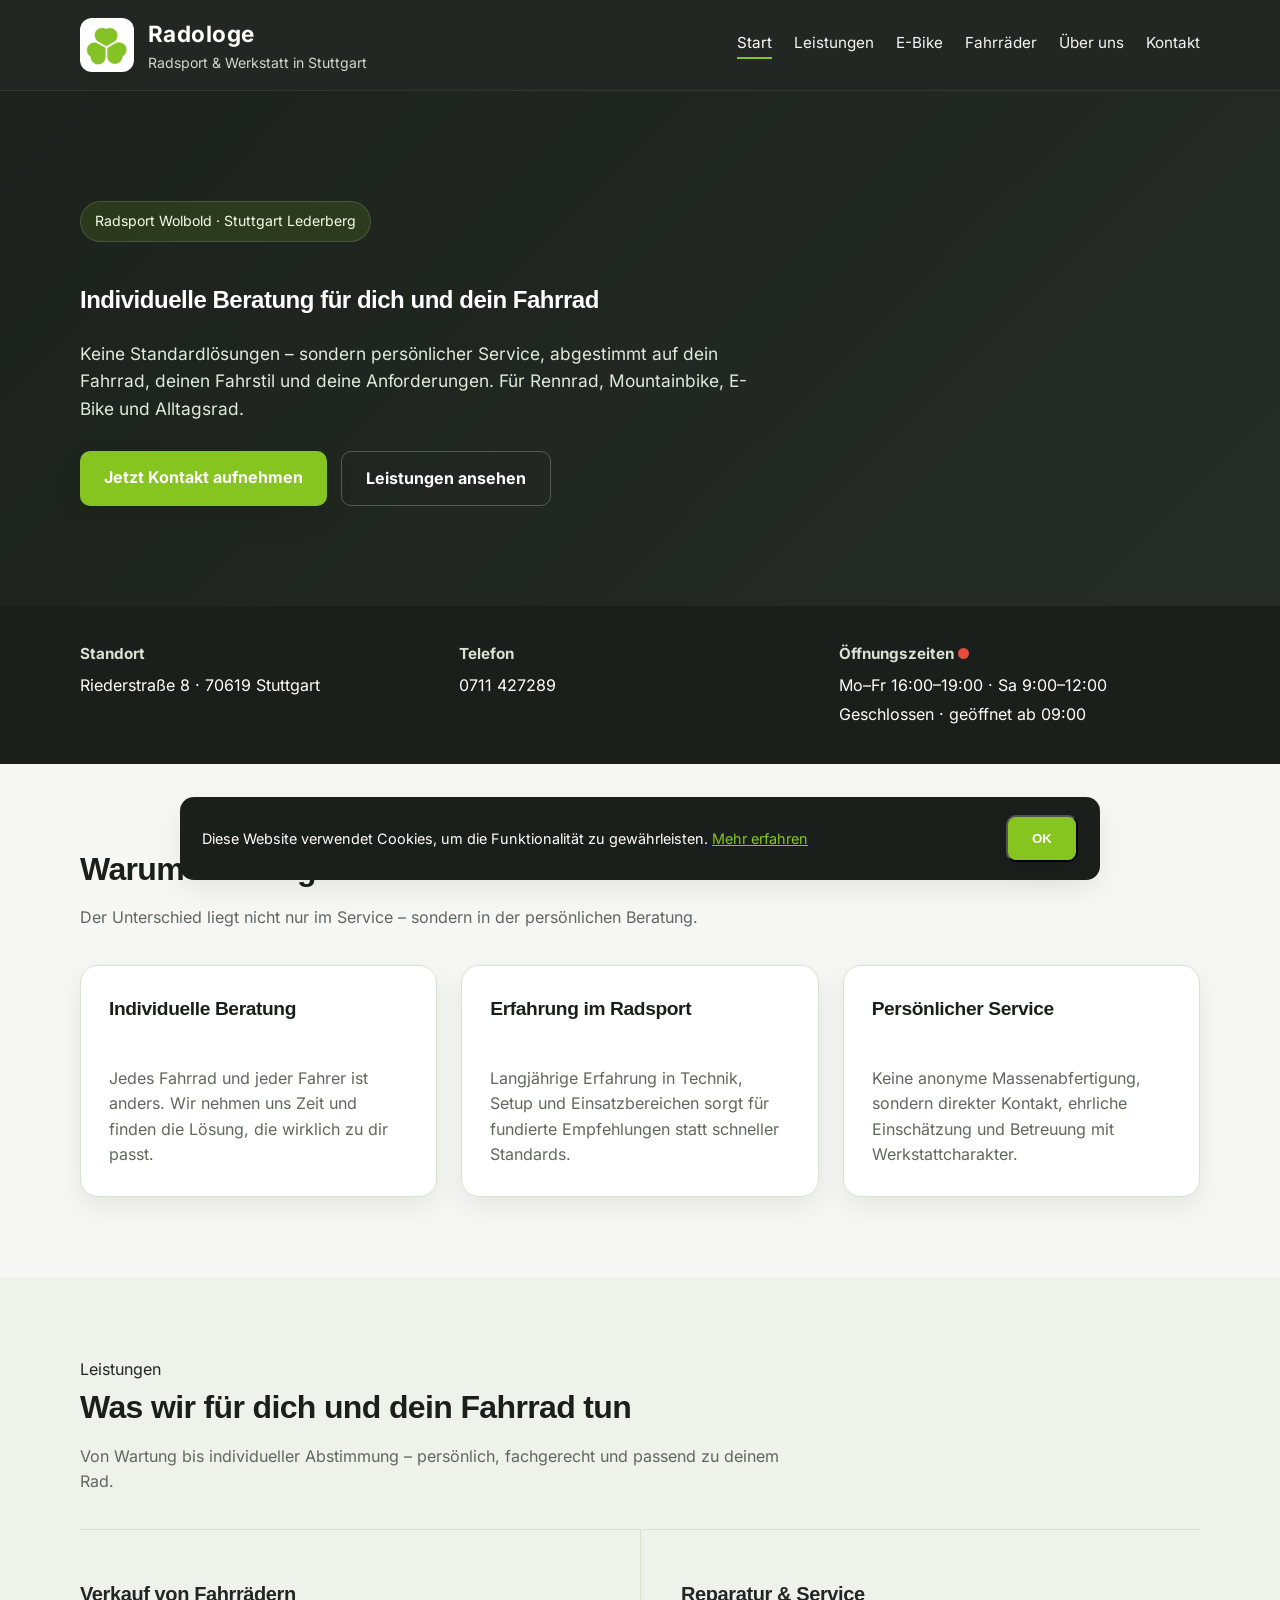
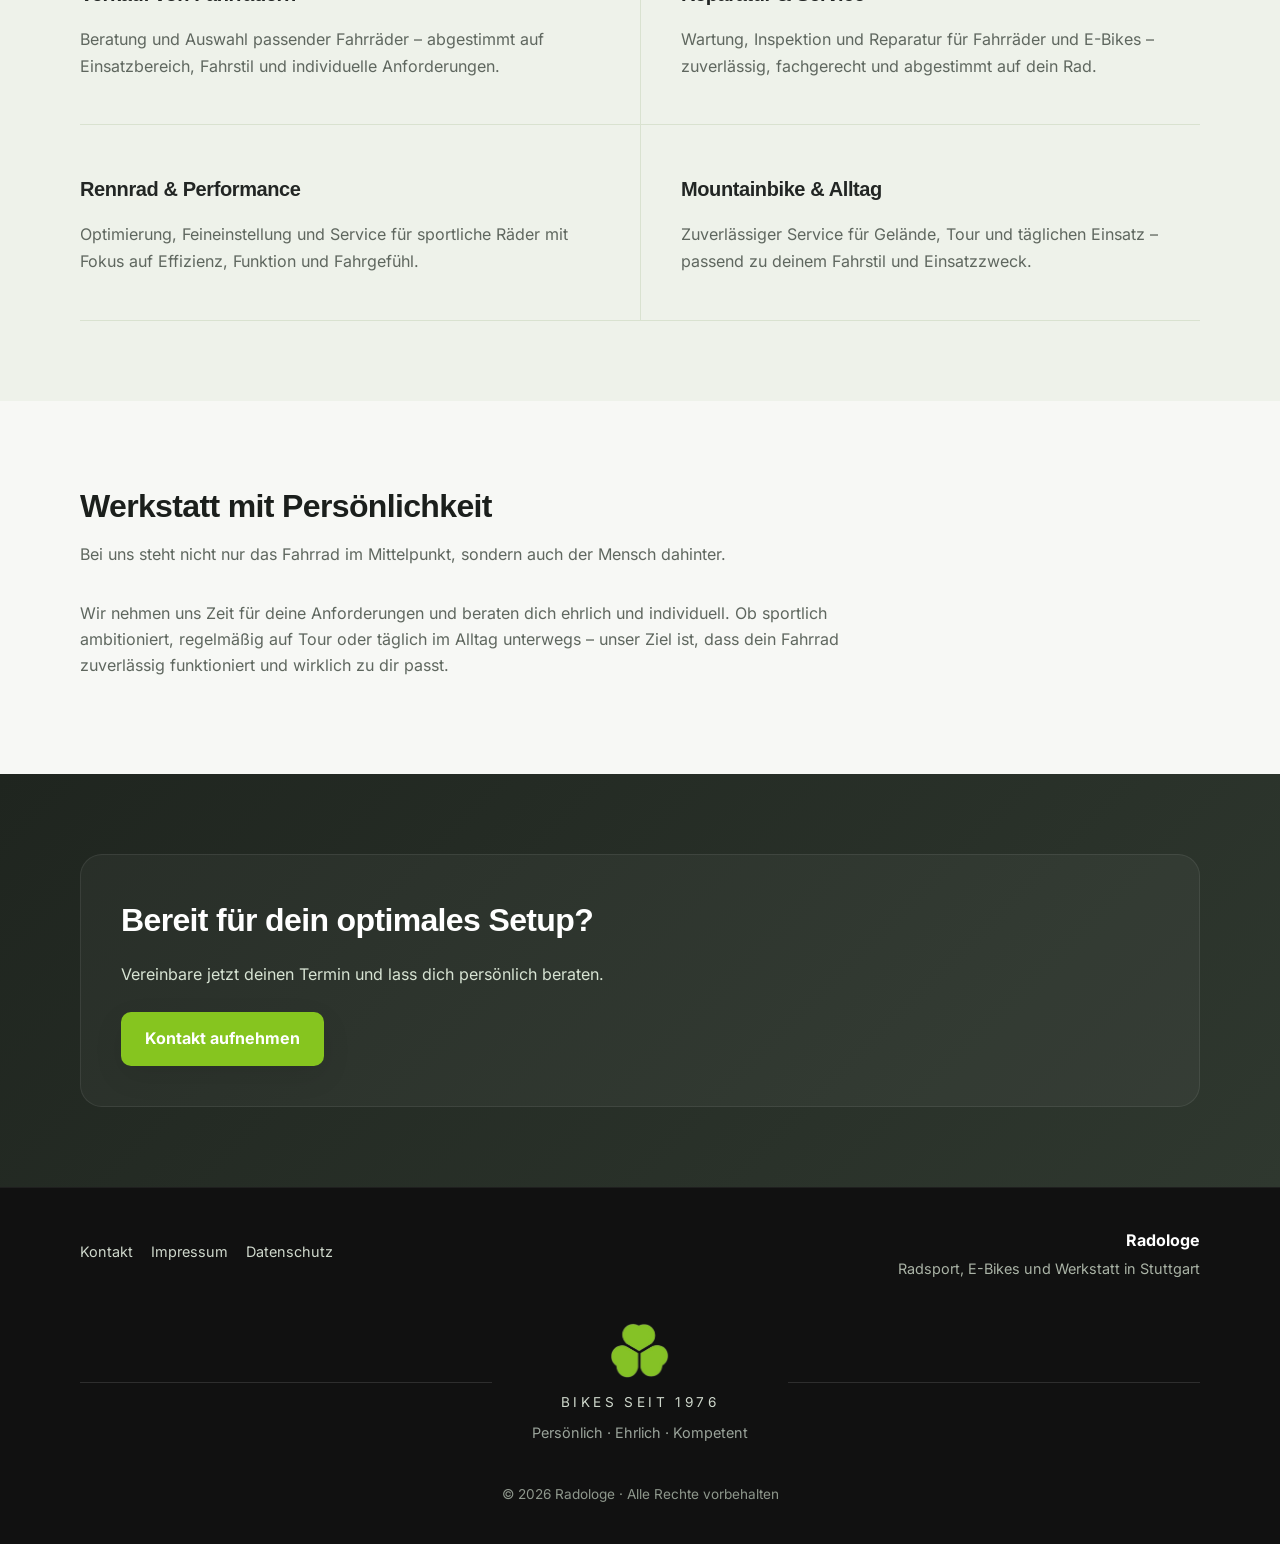
<file: index.html>
<!DOCTYPE html>
<html lang="de">
<head>
  <meta charset="UTF-8">
  <meta name="viewport" content="width=device-width, initial-scale=1.0">
  <title>Radologe – Fahrradwerkstatt Stuttgart</title>
  <link rel="icon" href="assets/images/favicon.ico">
  <link rel="icon" type="image/png" sizes="32x32" href="assets/images/favicon-32x32.png">
  <link rel="icon" type="image/png" sizes="16x16" href="assets/images/favicon-16x16.png">
  <link rel="apple-touch-icon" href="assets/images/apple-icon-180x180.png">
  <meta name="description" content="Fahrradwerkstatt in Stuttgart mit individueller Beratung für Rennrad, Mountainbike und Alltagsrad. Service, Reparatur und persönliche Betreuung bei Radologe.">
  <script type="application/ld+json">
    {
      "@context": "https://schema.org",
      "@type": "BicycleStore",
      "name": "Radologe",
      "description": "Fahrradwerkstatt und Radsport-Fachgeschäft in Stuttgart mit Beratung, Verkauf, Wartung und Reparatur für Fahrräder und E-Bikes.",
      "url": "https://ratzgge.github.io/radologe-relaunch/",
      "logo": "https://ratzgge.github.io/radologe-relaunch/assets/images/logo.png",
      "image": "https://ratzgge.github.io/radologe-relaunch/assets/images/logo.png",
      "telephone": "+49 711 427289",
      "address": {
        "@type": "PostalAddress",
        "streetAddress": "Riederstraße 8",
        "postalCode": "70619",
        "addressLocality": "Stuttgart",
        "addressCountry": "DE"
      },
      "openingHoursSpecification": [
        {
          "@type": "OpeningHoursSpecification",
          "dayOfWeek": [
            "Monday",
            "Tuesday",
            "Wednesday",
            "Thursday",
            "Friday"
          ],
          "opens": "16:00",
          "closes": "19:00"
        },
        {
          "@type": "OpeningHoursSpecification",
          "dayOfWeek": "Saturday",
          "opens": "09:00",
          "closes": "12:00"
        }
      ],
      "sameAs": [
        "https://www.centurion.de/de-de/group/bike-kategorien-18",
        "https://www.merida-bikes.com/de-de",
        "https://bassobikes.com/de/fahrrader"
      ]
    }
  </script>
  <link rel="stylesheet" href="assets/css/style.css">


  </head>
<body>

<header>
  <div class="container">
    <div class="brand">
      <img src="assets/images/logo.png" alt="Radologe Logo" class="brand-logo">
      <div>
        <p class="brand-title">Radologe</p>
        <p class="brand-subtitle">Radsport & Werkstatt in Stuttgart</p>
      </div>
    </div>

    <nav>
      <a href="./" class="active">Start</a>
      <a href="leistungen/">Leistungen</a>
      <a href="ebike/index.html">E-Bike</a>
      <a href="fahrraeder/index.html">Fahrräder</a>
      <a href="ueber-uns/index.html">Über uns</a>
      <a href="kontakt/">Kontakt</a>
    </nav>
  </div>
</header>

<main>
  <section class="hero">
    <div class="container">
      <div class="hero-content">
        <span class="hero-kicker">Radsport Wolbold · Stuttgart Lederberg</span>

        <h1>Individuelle Beratung für dich und dein Fahrrad</h1>

        <p>
          Keine Standardlösungen – sondern persönlicher Service, abgestimmt auf dein
          Fahrrad, deinen Fahrstil und deine Anforderungen. Für Rennrad, Mountainbike,
          E-Bike und Alltagsrad.
        </p>

        <div class="hero-actions">
          <a href="kontakt/" class="btn btn-primary">Jetzt Kontakt aufnehmen</a>
          <a href="leistungen/" class="btn btn-secondary">Leistungen ansehen</a>
        </div>
      </div>
    </div>
  </section>

  <section class="info-band">
    <div class="container">
      <div class="info-band-grid">
        <div class="info-item">
          <strong>Standort</strong>
          <span>
    <a href="https://www.google.com/maps/search/?api=1&query=Riederstraße+8+70619+Stuttgart" target="_blank" rel="noopener">
      Riederstraße 8 · 70619 Stuttgart
    </a>
  </span>
        </div>

        <div class="info-item">
          <strong>Telefon</strong>
          <span>
    <a href="tel:+49711427289">0711 427289</a>
  </span>
        </div>
        <div class="info-item">
          <strong class="opening-title">
            Öffnungszeiten
            <span class="status-dot"></span>
          </strong>

          <span>
    Mo–Fr 16:00–19:00 · Sa 9:00–12:00
  </span>

          <span id="opening-status-small" class="opening-status-small">
    Wird geprüft...
  </span>
        </div>
      </div>
    </div>
  </section>

  <section class="why-us">
    <div class="container">
      <div class="section-header">
        <h2>Warum Radologe?</h2>
        <p>Der Unterschied liegt nicht nur im Service – sondern in der persönlichen Beratung.</p>
      </div>

      <div class="service-grid">
        <article class="service-box">
          <h3>Individuelle Beratung</h3>
          <p>
            Jedes Fahrrad und jeder Fahrer ist anders. Wir nehmen uns Zeit und finden
            die Lösung, die wirklich zu dir passt.
          </p>
        </article>

        <article class="service-box">
          <h3>Erfahrung im Radsport</h3>
          <p>
            Langjährige Erfahrung in Technik, Setup und Einsatzbereichen sorgt für
            fundierte Empfehlungen statt schneller Standards.
          </p>
        </article>

        <article class="service-box">
          <h3>Persönlicher Service</h3>
          <p>
            Keine anonyme Massenabfertigung, sondern direkter Kontakt, ehrliche
            Einschätzung und Betreuung mit Werkstattcharakter.
          </p>
        </article>
      </div>
    </div>
  </section>

  <section class="services" id="leistungen">
    <div class="container">
      <div class="section-header">
        <span class="section-kicker">Leistungen</span>
        <h2>Was wir für dich und dein Fahrrad tun</h2>
        <p>Von Wartung bis individueller Abstimmung – persönlich, fachgerecht und passend zu deinem Rad.</p>
      </div>

      <div class="service-list">
        <div class="service-item">
          <h3>Verkauf von Fahrrädern</h3>
          <p>Beratung und Auswahl passender Fahrräder – abgestimmt auf Einsatzbereich, Fahrstil und individuelle Anforderungen.</p>
        </div>

        <div class="service-item">
          <h3>Reparatur & Service</h3>
          <p>Wartung, Inspektion und Reparatur für Fahrräder und E-Bikes – zuverlässig, fachgerecht und abgestimmt auf dein Rad.</p>
        </div>

        <div class="service-item">
          <h3>Rennrad & Performance</h3>
          <p>Optimierung, Feineinstellung und Service für sportliche Räder mit Fokus auf Effizienz, Funktion und Fahrgefühl.</p>
        </div>

        <div class="service-item">
          <h3>Mountainbike & Alltag</h3>
          <p>Zuverlässiger Service für Gelände, Tour und täglichen Einsatz – passend zu deinem Fahrstil und Einsatzzweck.</p>
        </div>
      </div>
    </div>
  </section>

  <section class="about-preview">
    <div class="container">
      <div class="section-header">
        <h2>Werkstatt mit Persönlichkeit</h2>
        <p>
          Bei uns steht nicht nur das Fahrrad im Mittelpunkt, sondern auch der Mensch dahinter.
        </p>
      </div>

      <p style="max-width: 760px; color: var(--muted);">
        Wir nehmen uns Zeit für deine Anforderungen und beraten dich ehrlich und individuell.
        Ob sportlich ambitioniert, regelmäßig auf Tour oder täglich im Alltag unterwegs – unser
        Ziel ist, dass dein Fahrrad zuverlässig funktioniert und wirklich zu dir passt.
      </p>
    </div>
  </section>



  <section class="cta">
    <div class="container">
      <div class="cta-box">
        <h2>Bereit für dein optimales Setup?</h2>
        <p>
          Vereinbare jetzt deinen Termin und lass dich persönlich beraten.
        </p>
        <a href="kontakt/index.html" class="btn btn-primary">Kontakt aufnehmen</a>
      </div>
    </div>
  </section>
</main>

<footer class="footer">
  <div class="container">

    <!-- TOP: Navigation + Branding -->
    <div class="footer-top">
      <nav class="footer-nav">
        <a href="kontakt/index.html">Kontakt</a>
        <a href="impressum/index.html">Impressum</a>
        <a href="datenschutz/index.html">Datenschutz</a>
      </nav>

      <div class="footer-brand">
        <p class="footer-title">Radologe</p>
        <p class="footer-tagline">
          Radsport, E-Bikes und Werkstatt in Stuttgart
        </p>
      </div>
    </div>

    <!-- MITTE: Logo + Slogan -->
    <div class="footer-center">
      <div class="footer-divider"></div>

      <div class="footer-logo-block">
        <img src="assets/images/logo.png" alt="Radologe Logo" class="footer-logo">
        <p class="footer-slogan-title">BIKES SEIT 1976</p>
        <p class="footer-slogan-sub">
          Persönlich · Ehrlich · Kompetent
        </p>
      </div>

      <div class="footer-divider"></div>
    </div>

    <!-- BOTTOM -->
    <div class="footer-bottom">
      <p>© 2026 Radologe · Alle Rechte vorbehalten</p>
    </div>

  </div>
</footer>

<!-- SCROLL TO TOP BUTTON -->
<button id="scroll-top-btn" class="scroll-top-btn" aria-label="Nach oben scrollen">
  ↑
</button>

<div id="cookie-banner" class="cookie-banner hidden">
  <p>
    Diese Website verwendet Cookies, um die Funktionalität zu gewährleisten.
    <a href="datenschutz/">Mehr erfahren</a>
  </p>
  <button id="cookie-accept" class="btn btn-primary">OK</button>
</div>


<script src="assets/js/main.js" defer></script>
</body>
</html>
</file>
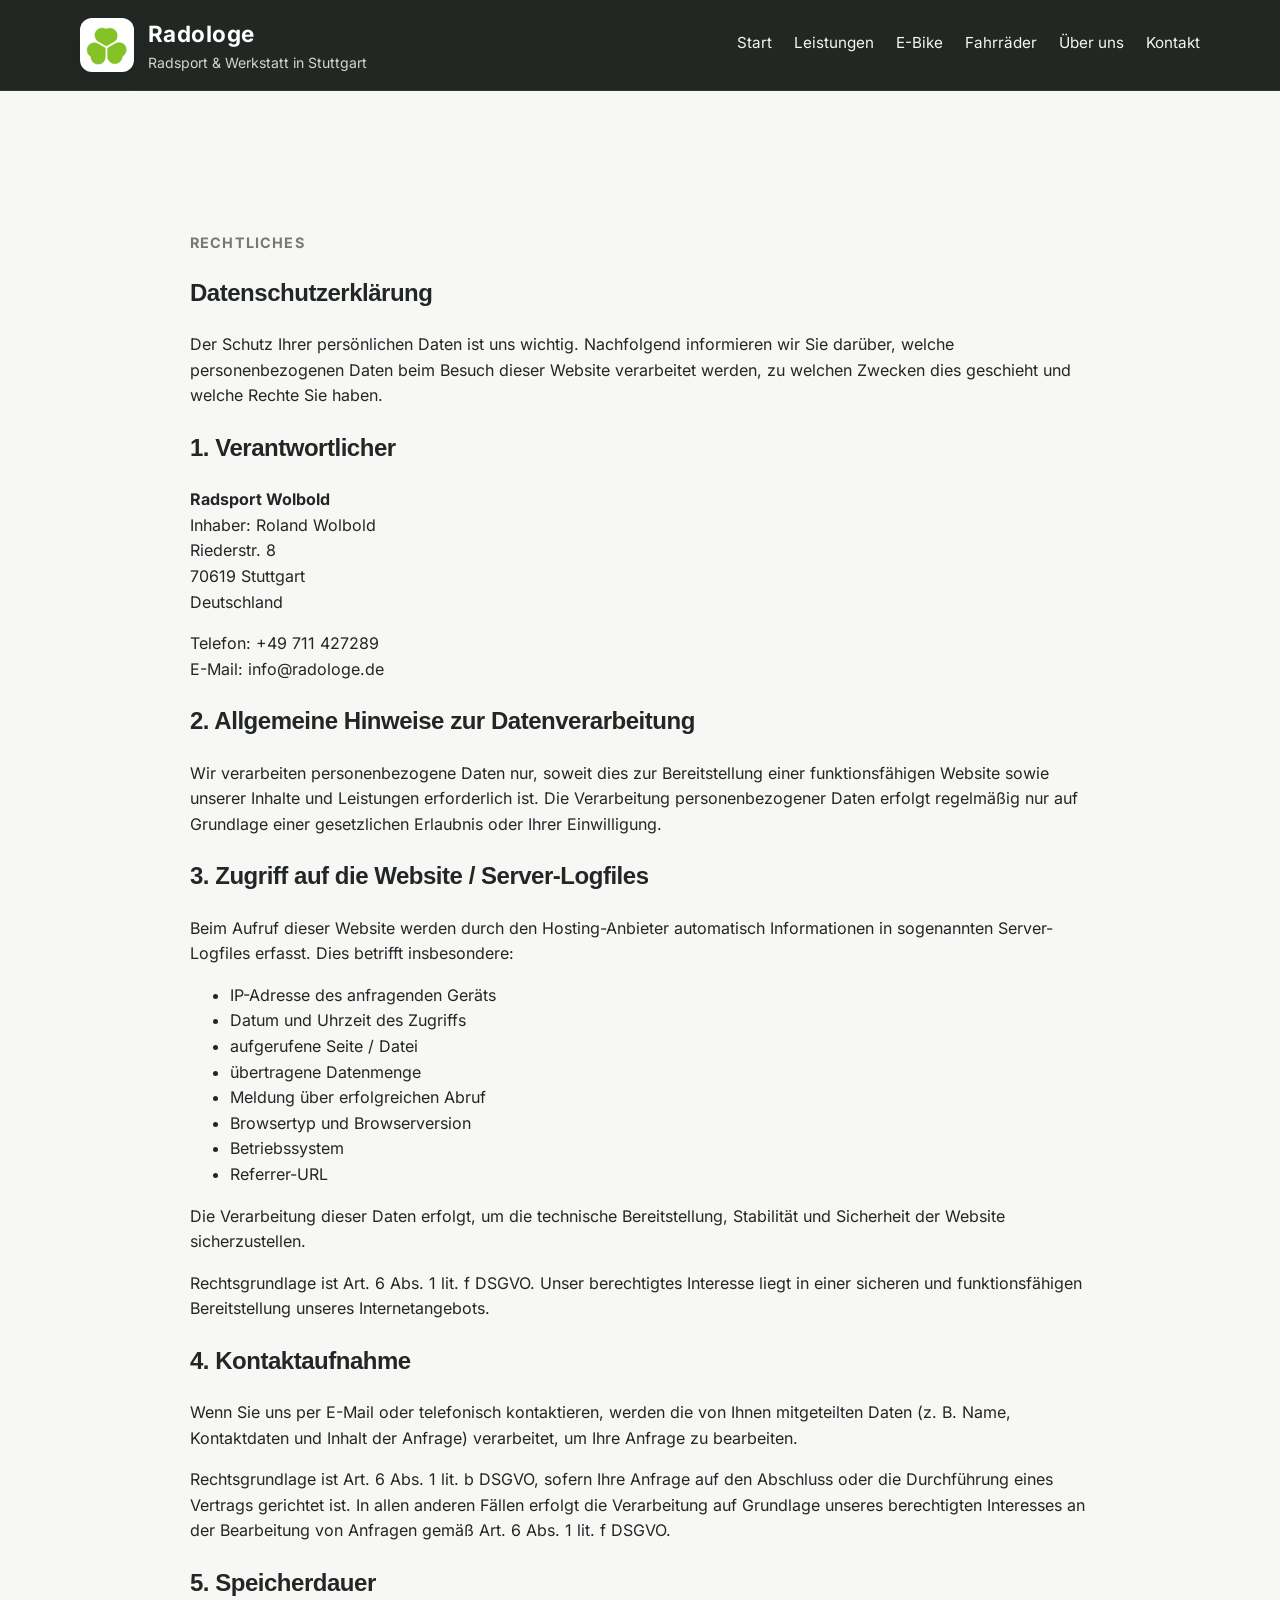
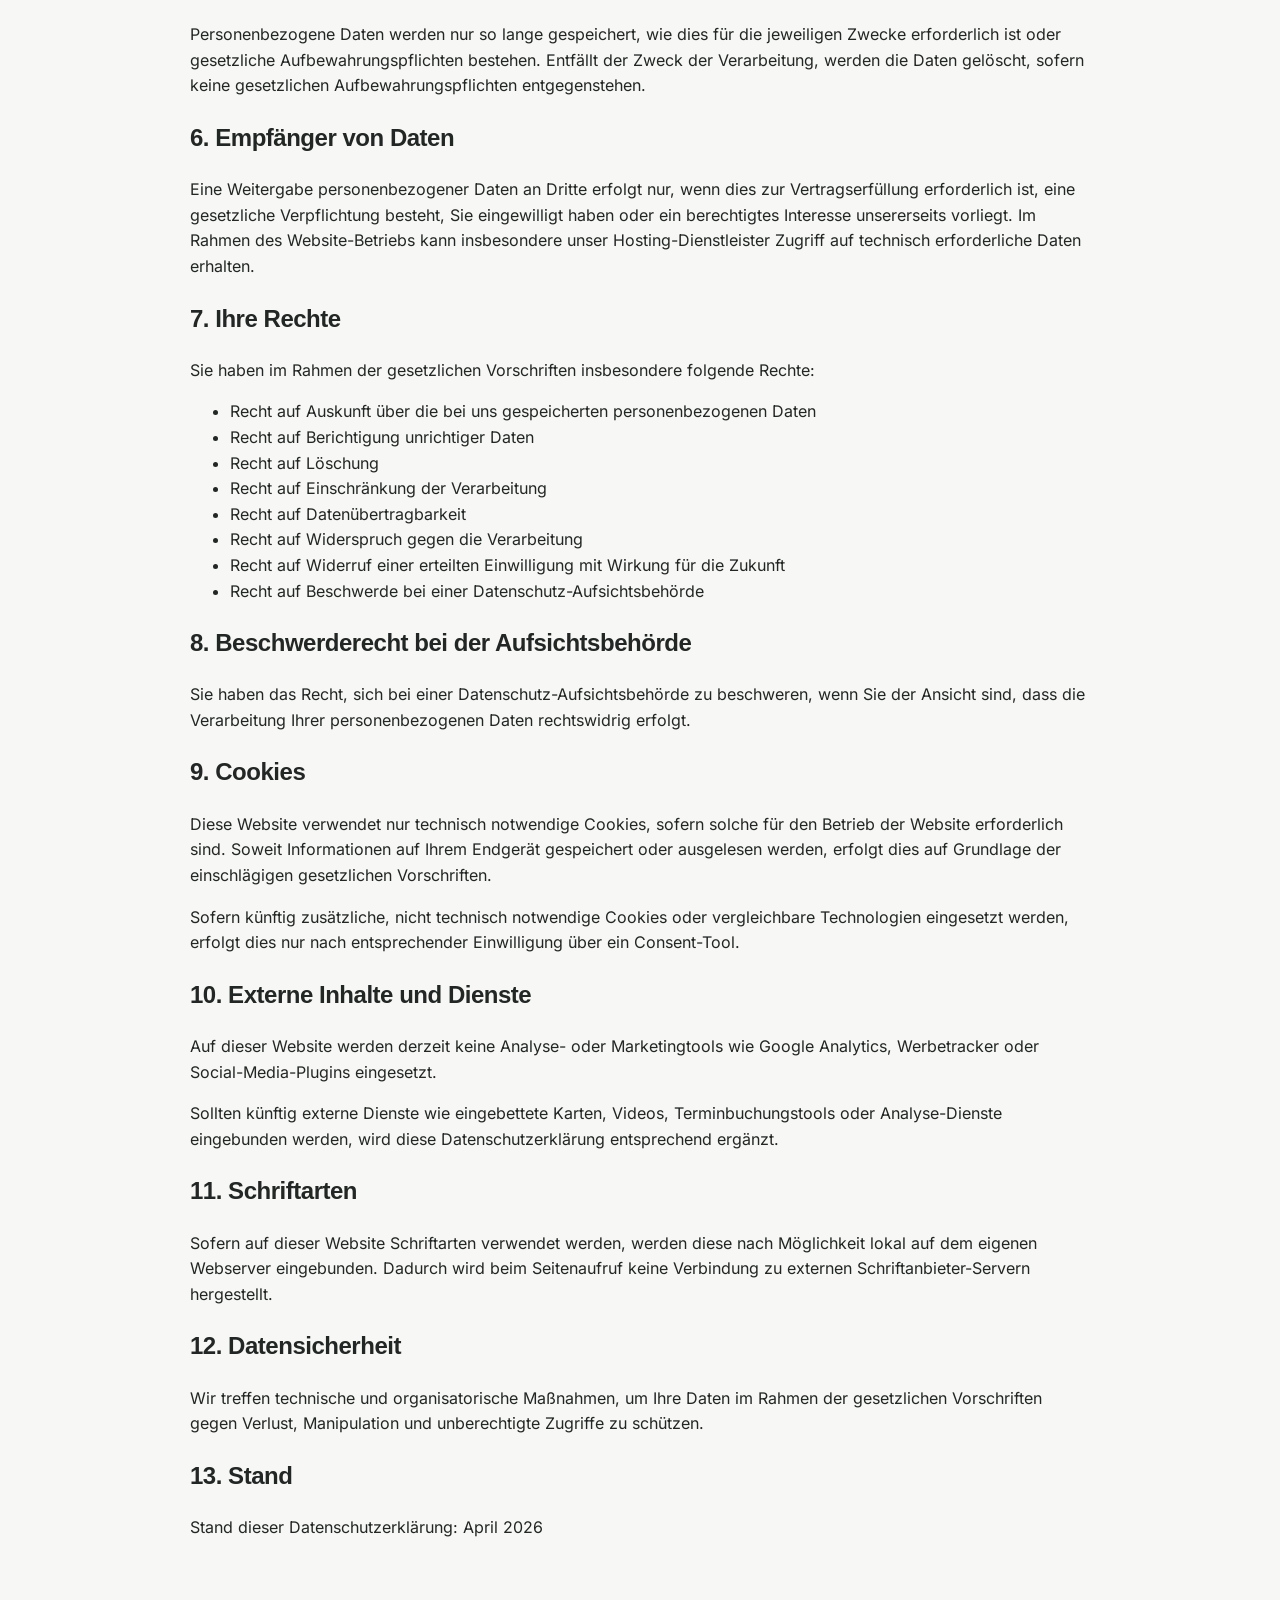
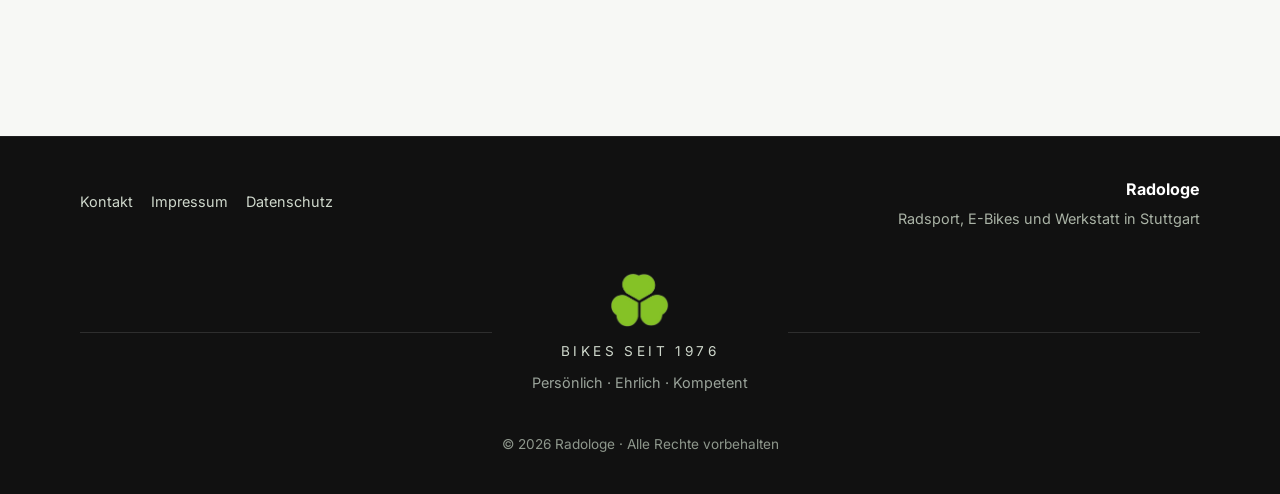
<file: datenschutz/index.html>
<!DOCTYPE html>
<html lang="de">
<head>
    <meta charset="UTF-8">
    <meta name="viewport" content="width=device-width, initial-scale=1.0">
    <title>Datenschutz – Radologe</title>
    <link rel="icon" href="../assets/images/favicon.ico">
    <link rel="icon" type="image/png" sizes="32x32" href="../assets/images/favicon-32x32.png">
    <link rel="icon" type="image/png" sizes="16x16" href="../assets/images/favicon-16x16.png">
    <link rel="apple-touch-icon" href="../assets/images/apple-icon-180x180.png">
    <meta name="description" content="Datenschutzerklärung von Radologe in Stuttgart. Informationen zur Verarbeitung personenbezogener Daten beim Besuch dieser Website.">


    <link rel="stylesheet" href="../assets/css/style.css">
</head>
<body>

<header>
    <div class="container">
        <div class="brand">
            <img src="../assets/images/logo.png" alt="Radologe Logo" class="brand-logo">
            <div>
                <p class="brand-title">Radologe</p>
                <p class="brand-subtitle">Radsport & Werkstatt in Stuttgart</p>
            </div>
        </div>

        <nav>
            <a href="../index.html">Start</a>
            <a href="../leistungen/index.html">Leistungen</a>
            <a href="../ebike/index.html">E-Bike</a>
            <a href="../fahrraeder/index.html">Fahrräder</a>
            <a href="../ueber-uns/index.html">Über uns</a>
            <a href="../kontakt/index.html">Kontakt</a>
        </nav>
    </div>
</header>

<main class="legal-page">
    <div class="container legal-layout">
        <section class="legal-simple">
            <p class="eyebrow">Rechtliches</p>
            <h1>Datenschutzerklärung</h1>
            <p>
                Der Schutz Ihrer persönlichen Daten ist uns wichtig. Nachfolgend informieren wir Sie darüber,
                welche personenbezogenen Daten beim Besuch dieser Website verarbeitet werden, zu welchen Zwecken
                dies geschieht und welche Rechte Sie haben.
            </p>

            <h2>1. Verantwortlicher</h2>
            <p>
                <strong>Radsport Wolbold</strong><br>
                Inhaber: Roland Wolbold<br>
                Riederstr. 8<br>
                70619 Stuttgart<br>
                Deutschland
            </p>
            <p>
                Telefon: <a href="tel:+49711427289">+49 711 427289</a><br>
                E-Mail: <a href="mailto:info@radologe.de">info@radologe.de</a>
            </p>

            <h2>2. Allgemeine Hinweise zur Datenverarbeitung</h2>
            <p>
                Wir verarbeiten personenbezogene Daten nur, soweit dies zur Bereitstellung einer funktionsfähigen
                Website sowie unserer Inhalte und Leistungen erforderlich ist. Die Verarbeitung personenbezogener
                Daten erfolgt regelmäßig nur auf Grundlage einer gesetzlichen Erlaubnis oder Ihrer Einwilligung.
            </p>

            <h2>3. Zugriff auf die Website / Server-Logfiles</h2>
            <p>
                Beim Aufruf dieser Website werden durch den Hosting-Anbieter automatisch Informationen in
                sogenannten Server-Logfiles erfasst. Dies betrifft insbesondere:
            </p>
            <ul class="legal-list">
                <li>IP-Adresse des anfragenden Geräts</li>
                <li>Datum und Uhrzeit des Zugriffs</li>
                <li>aufgerufene Seite / Datei</li>
                <li>übertragene Datenmenge</li>
                <li>Meldung über erfolgreichen Abruf</li>
                <li>Browsertyp und Browserversion</li>
                <li>Betriebssystem</li>
                <li>Referrer-URL</li>
            </ul>
            <p>
                Die Verarbeitung dieser Daten erfolgt, um die technische Bereitstellung, Stabilität und Sicherheit
                der Website sicherzustellen.
            </p>
            <p>
                Rechtsgrundlage ist Art. 6 Abs. 1 lit. f DSGVO. Unser berechtigtes Interesse liegt in einer
                sicheren und funktionsfähigen Bereitstellung unseres Internetangebots.
            </p>

            <h2>4. Kontaktaufnahme</h2>
            <p>
                Wenn Sie uns per E-Mail oder telefonisch kontaktieren, werden die von Ihnen mitgeteilten Daten
                (z. B. Name, Kontaktdaten und Inhalt der Anfrage) verarbeitet, um Ihre Anfrage zu bearbeiten.
            </p>
            <p>
                Rechtsgrundlage ist Art. 6 Abs. 1 lit. b DSGVO, sofern Ihre Anfrage auf den Abschluss oder die
                Durchführung eines Vertrags gerichtet ist. In allen anderen Fällen erfolgt die Verarbeitung auf
                Grundlage unseres berechtigten Interesses an der Bearbeitung von Anfragen gemäß Art. 6 Abs. 1 lit. f DSGVO.
            </p>

            <h2>5. Speicherdauer</h2>
            <p>
                Personenbezogene Daten werden nur so lange gespeichert, wie dies für die jeweiligen Zwecke
                erforderlich ist oder gesetzliche Aufbewahrungspflichten bestehen. Entfällt der Zweck der
                Verarbeitung, werden die Daten gelöscht, sofern keine gesetzlichen Aufbewahrungspflichten entgegenstehen.
            </p>

            <h2>6. Empfänger von Daten</h2>
            <p>
                Eine Weitergabe personenbezogener Daten an Dritte erfolgt nur, wenn dies zur Vertragserfüllung
                erforderlich ist, eine gesetzliche Verpflichtung besteht, Sie eingewilligt haben oder ein
                berechtigtes Interesse unsererseits vorliegt. Im Rahmen des Website-Betriebs kann insbesondere
                unser Hosting-Dienstleister Zugriff auf technisch erforderliche Daten erhalten.
            </p>

            <h2>7. Ihre Rechte</h2>
            <p>
                Sie haben im Rahmen der gesetzlichen Vorschriften insbesondere folgende Rechte:
            </p>
            <ul class="legal-list">
                <li>Recht auf Auskunft über die bei uns gespeicherten personenbezogenen Daten</li>
                <li>Recht auf Berichtigung unrichtiger Daten</li>
                <li>Recht auf Löschung</li>
                <li>Recht auf Einschränkung der Verarbeitung</li>
                <li>Recht auf Datenübertragbarkeit</li>
                <li>Recht auf Widerspruch gegen die Verarbeitung</li>
                <li>Recht auf Widerruf einer erteilten Einwilligung mit Wirkung für die Zukunft</li>
                <li>Recht auf Beschwerde bei einer Datenschutz-Aufsichtsbehörde</li>
            </ul>

            <h2>8. Beschwerderecht bei der Aufsichtsbehörde</h2>
            <p>
                Sie haben das Recht, sich bei einer Datenschutz-Aufsichtsbehörde zu beschweren, wenn Sie der Ansicht sind,
                dass die Verarbeitung Ihrer personenbezogenen Daten rechtswidrig erfolgt.
            </p>

            <h2>9. Cookies</h2>
            <p>
                Diese Website verwendet nur technisch notwendige Cookies, sofern solche für den Betrieb der Website
                erforderlich sind. Soweit Informationen auf Ihrem Endgerät gespeichert oder ausgelesen werden,
                erfolgt dies auf Grundlage der einschlägigen gesetzlichen Vorschriften.
            </p>
            <p>
                Sofern künftig zusätzliche, nicht technisch notwendige Cookies oder vergleichbare Technologien
                eingesetzt werden, erfolgt dies nur nach entsprechender Einwilligung über ein Consent-Tool.
            </p>

            <h2>10. Externe Inhalte und Dienste</h2>
            <p>
                Auf dieser Website werden derzeit keine Analyse- oder Marketingtools wie Google Analytics,
                Werbetracker oder Social-Media-Plugins eingesetzt.
            </p>
            <p>
                Sollten künftig externe Dienste wie eingebettete Karten, Videos, Terminbuchungstools oder
                Analyse-Dienste eingebunden werden, wird diese Datenschutzerklärung entsprechend ergänzt.
            </p>

            <h2>11. Schriftarten</h2>
            <p>
                Sofern auf dieser Website Schriftarten verwendet werden, werden diese nach Möglichkeit lokal auf
                dem eigenen Webserver eingebunden. Dadurch wird beim Seitenaufruf keine Verbindung zu externen
                Schriftanbieter-Servern hergestellt.
            </p>

            <h2>12. Datensicherheit</h2>
            <p>
                Wir treffen technische und organisatorische Maßnahmen, um Ihre Daten im Rahmen der gesetzlichen
                Vorschriften gegen Verlust, Manipulation und unberechtigte Zugriffe zu schützen.
            </p>

            <h2>13. Stand</h2>
            <p>
                Stand dieser Datenschutzerklärung: April 2026
            </p>

            <!-- OPTIONALER BLOCK: nur einfügen, wenn du ein Kontaktformular hast -->
            <!--
            <h2>Zusatz: Kontaktformular</h2>
            <p>
                Wenn Sie unser Kontaktformular nutzen, verarbeiten wir die von Ihnen eingegebenen Daten zur
                Bearbeitung Ihrer Anfrage. Pflichtfelder sind als solche gekennzeichnet.
            </p>
            <p>
                Rechtsgrundlage ist Art. 6 Abs. 1 lit. b DSGVO bzw. Art. 6 Abs. 1 lit. f DSGVO.
            </p>
            -->

            <!-- OPTIONALER BLOCK: nur einfügen, wenn du Google Maps eingebettet hast -->
            <!--
            <h2>Zusatz: Google Maps</h2>
            <p>
                Auf dieser Website kann Kartenmaterial des Dienstes Google Maps eingebunden sein. Anbieter ist
                Google Ireland Limited, Gordon House, Barrow Street, Dublin 4, Irland.
            </p>
            <p>
                Bei Aufruf einer Seite mit eingebetteter Karte kann Ihre IP-Adresse an Google übermittelt werden.
                Die Einbindung erfolgt nur mit Ihrer Einwilligung, sofern dies technisch und rechtlich erforderlich ist.
            </p>
            -->
        </section>
    </div>
</main>

<footer class="footer">
    <div class="container">

        <div class="footer-top">
            <nav class="footer-nav">
                <a href="../kontakt/index.html">Kontakt</a>
                <a href="../impressum/index.html">Impressum</a>
                <a href="./index.html">Datenschutz</a>
            </nav>

            <div class="footer-brand">
                <p class="footer-title">Radologe</p>
                <p class="footer-tagline">
                    Radsport, E-Bikes und Werkstatt in Stuttgart
                </p>
            </div>
        </div>

        <div class="footer-center">
            <div class="footer-divider"></div>

            <div class="footer-logo-block">
                <img src="../assets/images/logo.png" alt="Radologe Logo" class="footer-logo">
                <p class="footer-slogan-title">BIKES SEIT 1976</p>
                <p class="footer-slogan-sub">
                    Persönlich · Ehrlich · Kompetent
                </p>
            </div>

            <div class="footer-divider"></div>
        </div>

        <div class="footer-bottom">
            <p>© 2026 Radologe · Alle Rechte vorbehalten</p>
        </div>

    </div>

    <!-- SCROLL TO TOP BUTTON -->
    <button id="scroll-top-btn" class="scroll-top-btn" aria-label="Nach oben scrollen">
        ↑
    </button>
</footer>

<script src="../assets/js/main.js" defer></script>
</body>
</html>
</file>
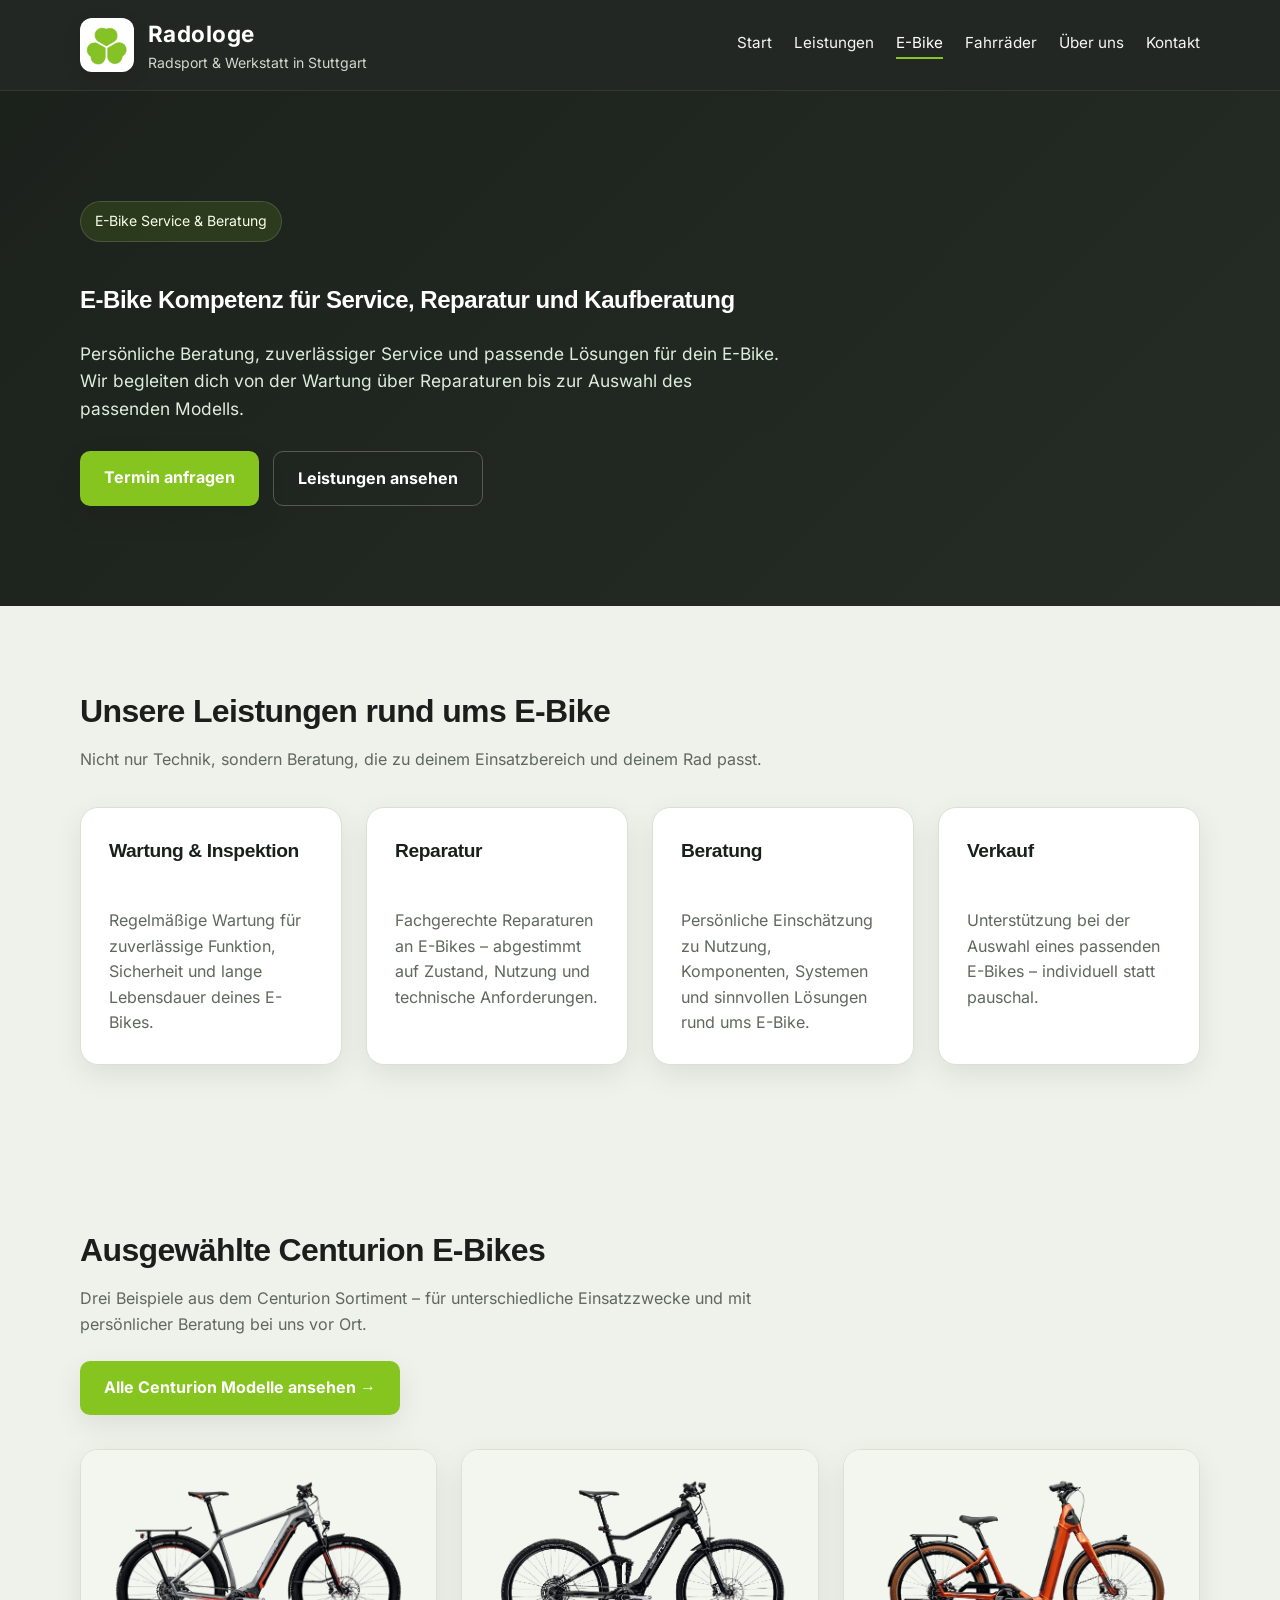
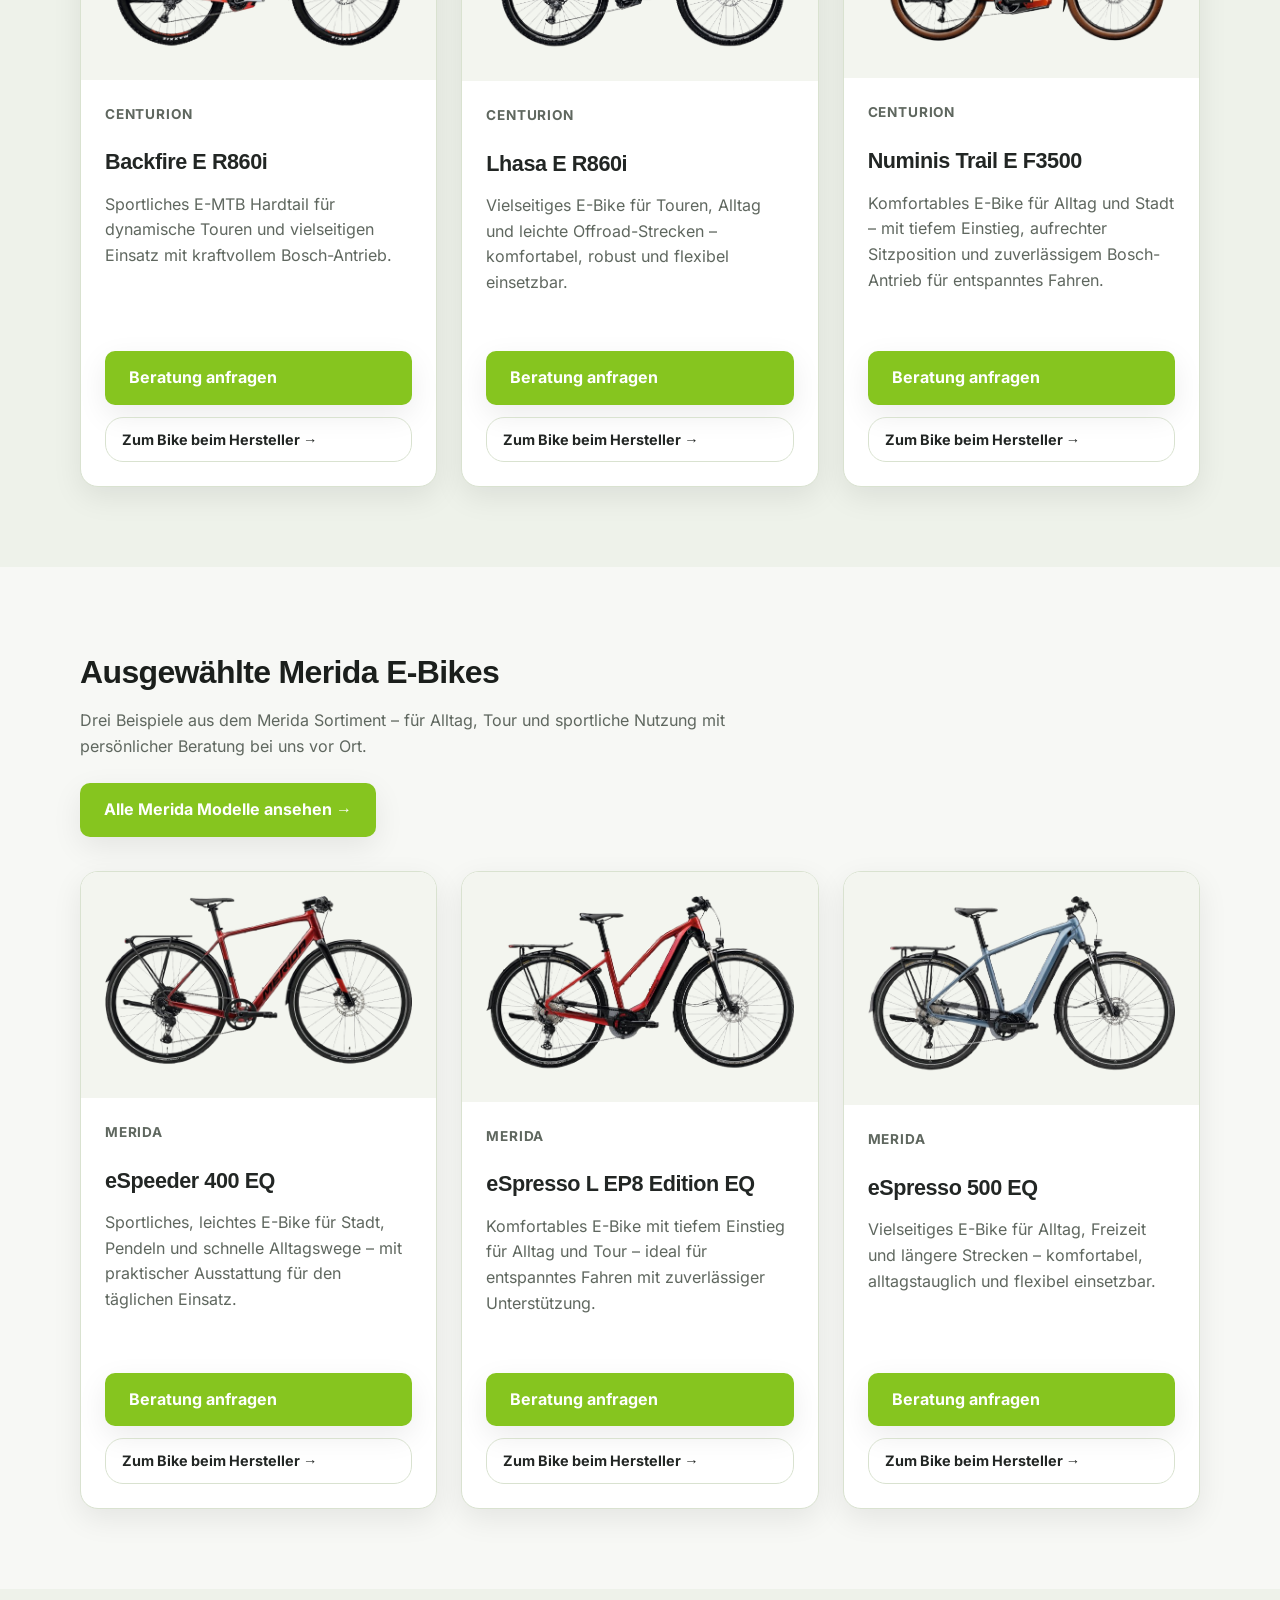
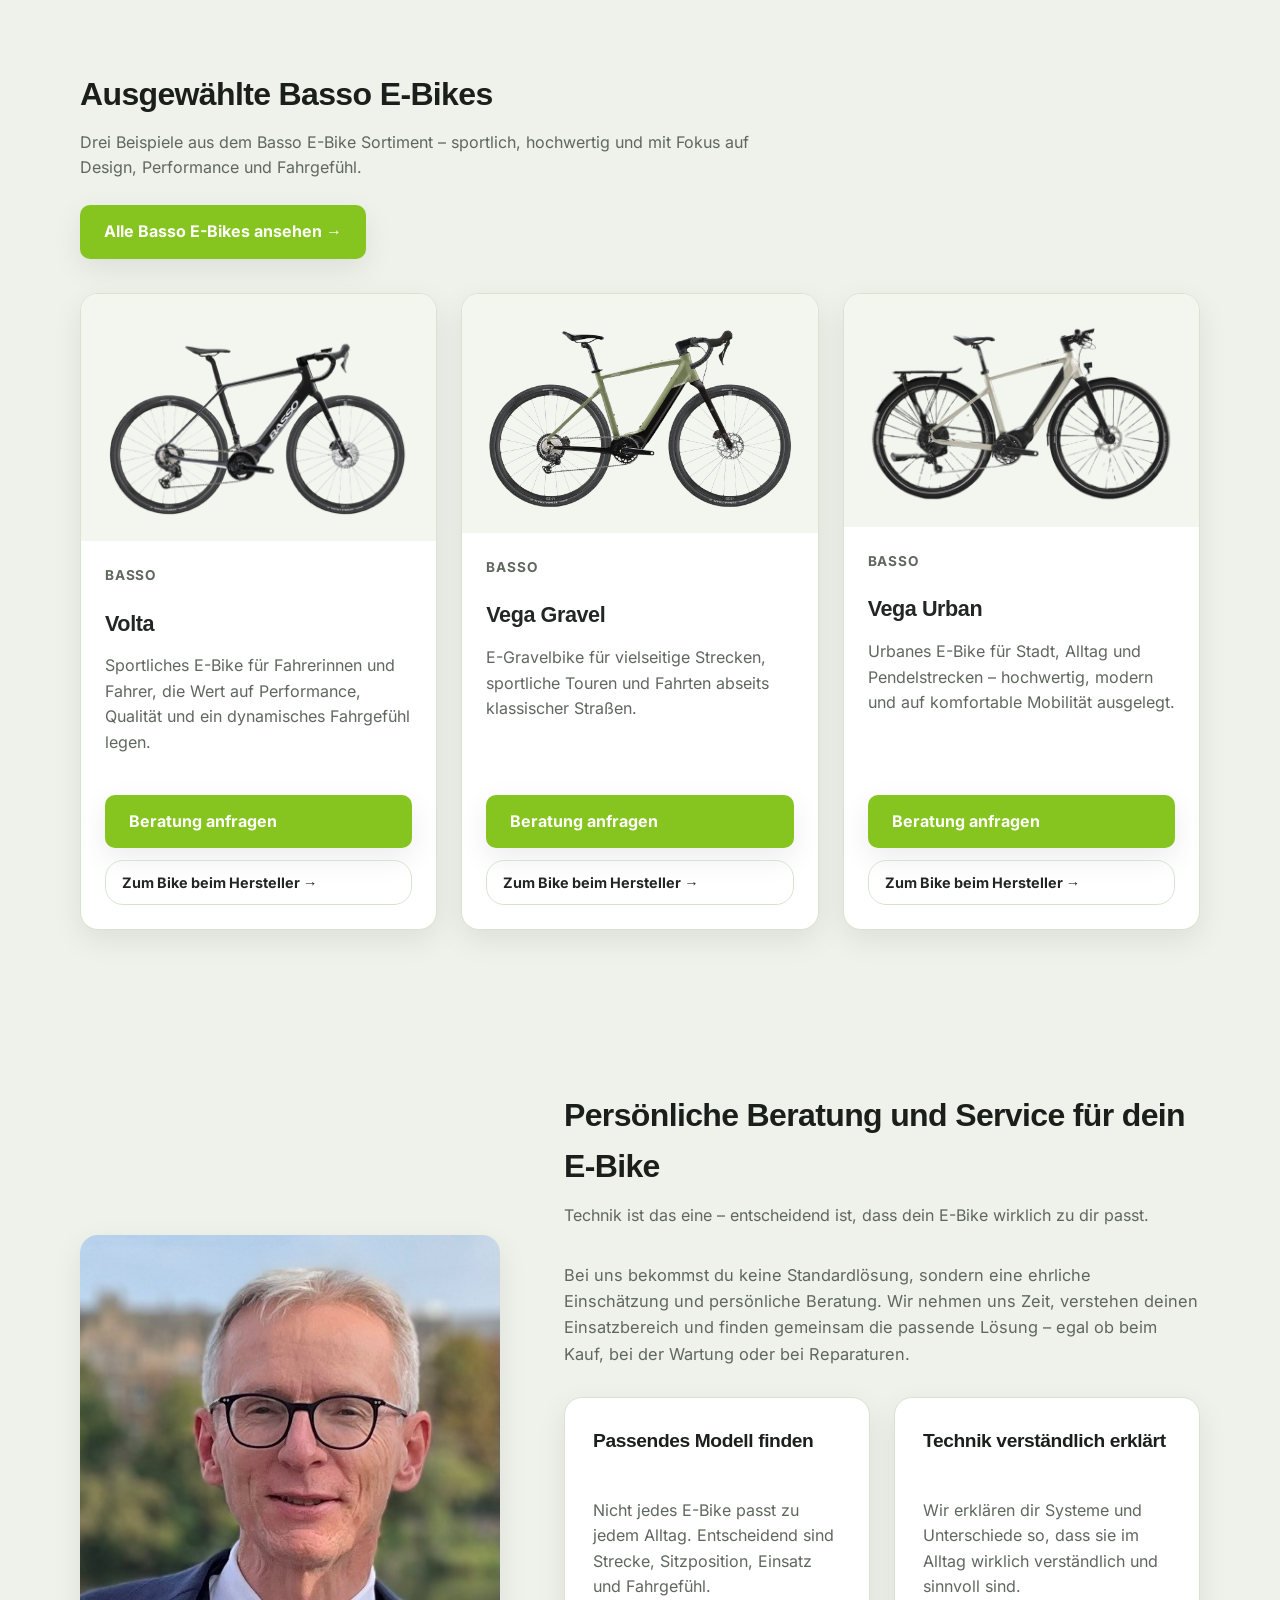
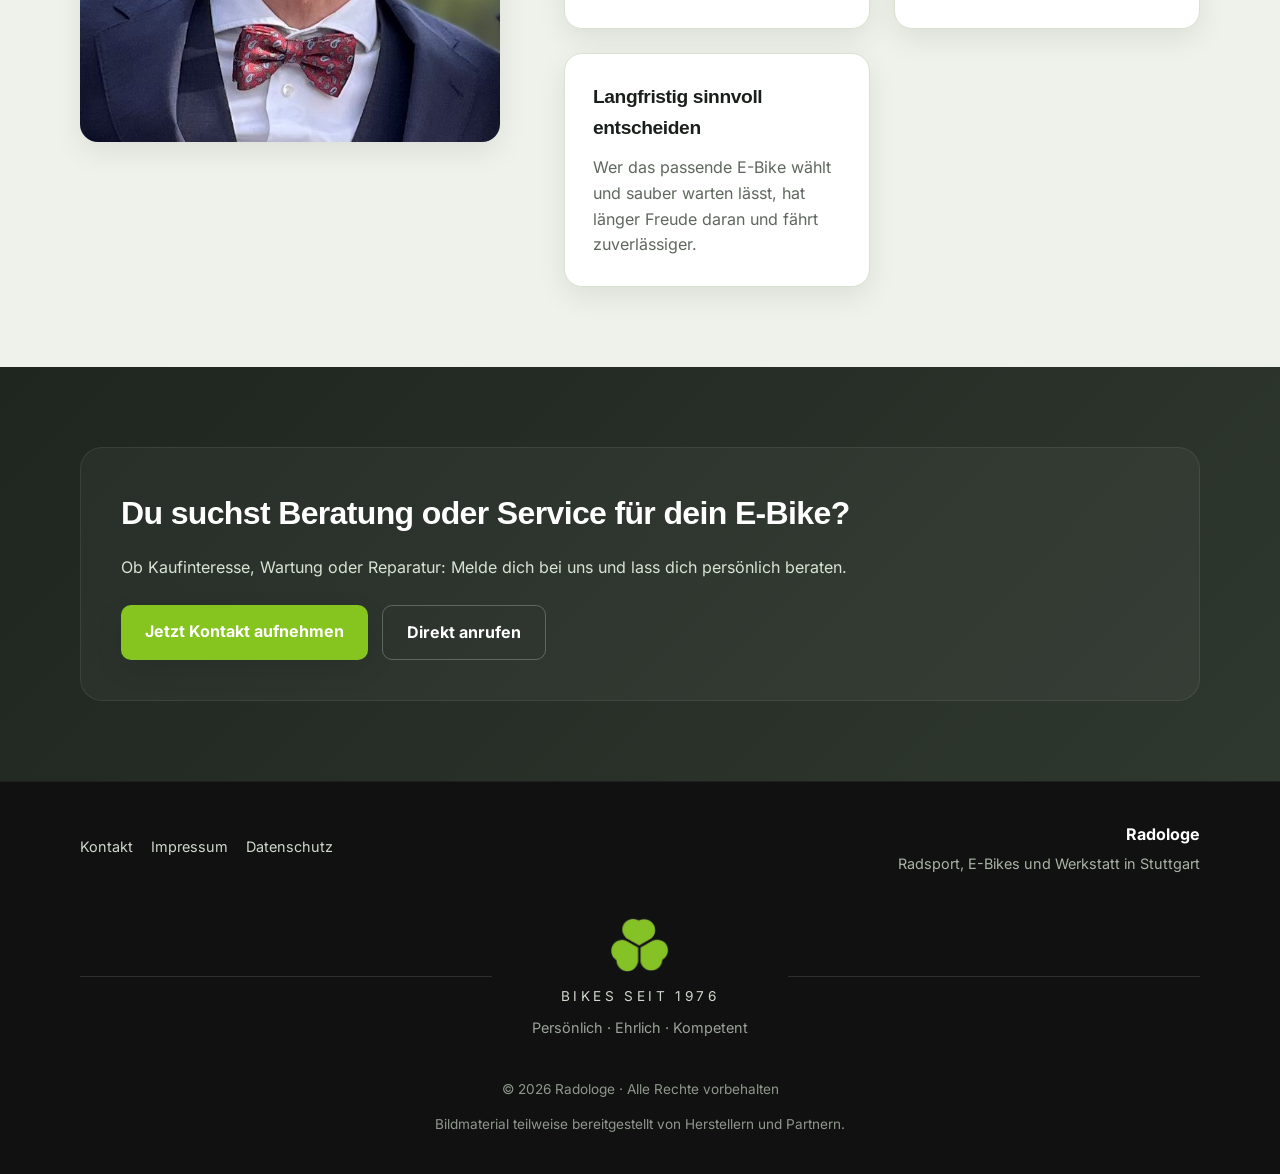
<file: ebike/index.html>
<!DOCTYPE html>
<html lang="de">
<head>
    <meta charset="UTF-8">
    <meta name="viewport" content="width=device-width, initial-scale=1.0">
    <title>E-Bike Service & Beratung – Radologe</title>
    <link rel="icon" href="../assets/images/favicon.ico">
    <link rel="icon" type="image/png" sizes="32x32" href="../assets/images/favicon-32x32.png">
    <link rel="icon" type="image/png" sizes="16x16" href="../assets/images/favicon-16x16.png">
    <link rel="apple-touch-icon" href="../assets/images/apple-icon-180x180.png">
    <meta name="description" content="E-Bike Service, Reparatur, Beratung und Verkauf bei Radologe in Stuttgart. Partner für Centurion und Moustache. Wartung und Reparaturen an allen Marken.">
     <link rel="stylesheet" href="../assets/css/style.css">
</head>
<body>

<header>
    <div class="container">
        <div class="brand">
            <img src="../assets/images/logo.png" alt="Radologe Logo" class="brand-logo">
            <div>
                <p class="brand-title">Radologe</p>
                <p class="brand-subtitle">Radsport & Werkstatt in Stuttgart</p>
            </div>
        </div>

        <nav>
            <a href="../index.html">Start</a>
            <a href="../leistungen/index.html">Leistungen</a>
            <a href="./index.html" class="active">E-Bike</a>
            <a href="../fahrraeder/index.html">Fahrräder</a>
            <a href="../ueber-uns/index.html">Über uns</a>
            <a href="../kontakt/index.html">Kontakt</a>
        </nav>
    </div>
</header>

<main>
    <section class="hero hero-subpage">
        <div class="container">
            <div class="hero-content">
                <span class="hero-kicker">E-Bike Service & Beratung</span>
                <h1>E-Bike Kompetenz für Service, Reparatur und Kaufberatung</h1>
                <p>
                    Persönliche Beratung, zuverlässiger Service und passende Lösungen
                    für dein E-Bike. Wir begleiten dich von der Wartung über Reparaturen
                    bis zur Auswahl des passenden Modells.
                </p>

                <div class="hero-actions">
                    <a href="../kontakt/index.html" class="btn btn-primary">Termin anfragen</a>
                    <a href="../leistungen/index.html" class="btn btn-secondary">Leistungen ansehen</a>
                </div>
            </div>
        </div>
    </section>

    <section class="services">
        <div class="container">
            <div class="section-header">
                <h2>Unsere Leistungen rund ums E-Bike</h2>
                <p>
                    Nicht nur Technik, sondern Beratung, die zu deinem Einsatzbereich
                    und deinem Rad passt.
                </p>
            </div>

            <div class="service-grid">
                <article class="service-box">
                    <h3>Wartung & Inspektion</h3>
                    <p>
                        Regelmäßige Wartung für zuverlässige Funktion, Sicherheit und
                        lange Lebensdauer deines E-Bikes.
                    </p>
                </article>

                <article class="service-box">
                    <h3>Reparatur</h3>
                    <p>
                        Fachgerechte Reparaturen an E-Bikes – abgestimmt auf Zustand,
                        Nutzung und technische Anforderungen.
                    </p>
                </article>

                <article class="service-box">
                    <h3>Beratung</h3>
                    <p>
                        Persönliche Einschätzung zu Nutzung, Komponenten, Systemen und
                        sinnvollen Lösungen rund ums E-Bike.
                    </p>
                </article>

                <article class="service-box">
                    <h3>Verkauf</h3>
                    <p>
                        Unterstützung bei der Auswahl eines passenden E-Bikes –
                        individuell statt pauschal.
                    </p>
                </article>
            </div>
        </div>
    </section>

    <section class="brand-models">
        <div class="container">
            <div class="section-header">
                <h2>Ausgewählte Centurion E-Bikes</h2>
                <p>
                    Drei Beispiele aus dem Centurion Sortiment – für unterschiedliche
                    Einsatzzwecke und mit persönlicher Beratung bei uns vor Ort.
                </p>

                <a href="https://www.centurion.de/de-de"
                   target="_blank"
                   rel="noopener noreferrer"
                   class="btn btn-primary">
                    Alle Centurion Modelle ansehen →
                </a>
            </div>
            <div class="bike-grid">
                <article class="bike-card">
                    <div class="bike-image">
                        <img src="../assets/images/centurion-backfire1.png" alt="Centurion Backfire E R860i">
                    </div>
                    <div class="bike-content">
                        <p class="bike-brand">Centurion</p>
                        <h3>Backfire E R860i</h3>
                        <p>
                            Sportliches E-MTB Hardtail für dynamische Touren und vielseitigen Einsatz
                            mit kraftvollem Bosch-Antrieb.
                        </p>
                        <div class="bike-actions">
                            <a href="../kontakt/index.html" class="btn btn-primary">Beratung anfragen</a>
                            <a href="https://www.centurion.de/de-de/bike/archive/917/backfire-e-r860i-eq"
                               target="_blank"
                               rel="noopener noreferrer"
                               class="btn btn-outline">
                                Zum Bike beim Hersteller →
                            </a>
                        </div>
                    </div>
                </article>

                <article class="bike-card">
                    <div class="bike-image">
                        <img src="../assets/images/centurion-lhasa1.png" alt="Centurion Lhasa E R860i">
                    </div>
                    <div class="bike-content">
                        <p class="bike-brand">Centurion</p>
                        <h3>Lhasa E R860i</h3>
                        <p>
                            Vielseitiges E-Bike für Touren, Alltag und leichte Offroad-Strecken –
                            komfortabel, robust und flexibel einsetzbar.
                        </p>
                        <div class="bike-actions">
                            <a href="../kontakt/index.html" class="btn btn-primary">Beratung anfragen</a>
                            <a href="https://www.centurion.de/de-de/bike/archive/911/Lhasa+E+R860i%2FR850i"
                               target="_blank"
                               rel="noopener noreferrer"
                               class="btn btn-outline">
                                Zum Bike beim Hersteller →
                            </a>
                        </div>
                    </div>
                </article>

                <article class="bike-card">
                    <div class="bike-image">
                        <img src="../assets/images/centurion-easy1.png" alt="Centurion Easy R700i">
                    </div>
                    <div class="bike-content">
                        <p class="bike-brand">Centurion</p>
                        <h3>Numinis Trail E F3500</h3>
                        <p>
                            Komfortables E-Bike für Alltag und Stadt – mit tiefem Einstieg,
                            aufrechter Sitzposition und zuverlässigem Bosch-Antrieb für entspanntes Fahren.
                        </p>
                        <div class="bike-actions">
                            <a href="../kontakt/index.html" class="btn btn-primary">Beratung anfragen</a>
                            <a href="https://www.centurion.de/de-de/bike/1084/easy-r700i"
                               target="_blank"
                               rel="noopener noreferrer"
                               class="btn btn-outline">
                                Zum Bike beim Hersteller →
                            </a>
                        </div>
                    </div>
                </article>
            </div>
        </div>
    </section>

    <section class="brand-models brand-models-light">
        <div class="container">
            <div class="section-header">
                <h2>Ausgewählte Merida E-Bikes</h2>
                <p>
                    Drei Beispiele aus dem Merida Sortiment – für Alltag, Tour und sportliche Nutzung
                    mit persönlicher Beratung bei uns vor Ort.
                </p>

                <a href="https://www.merida-bikes.com/de-de"
                   target="_blank"
                   rel="noopener noreferrer"
                   class="btn btn-primary">
                    Alle Merida Modelle ansehen →
                </a>
            </div>

            <div class="bike-grid">
                <article class="bike-card">
                    <div class="bike-image">
                        <img src="../assets/images/merida-espeeder-400-eq.png" alt="Merida eSpeeder 400 EQ">
                    </div>
                    <div class="bike-content">
                        <p class="bike-brand">Merida</p>
                        <h3>eSpeeder 400 EQ</h3>
                        <p>
                            Sportliches, leichtes E-Bike für Stadt, Pendeln und schnelle Alltagswege –
                            mit praktischer Ausstattung für den täglichen Einsatz.
                        </p>
                        <div class="bike-actions">
                            <a href="../kontakt/index.html" class="btn btn-primary">Beratung anfragen</a>
                            <a href="https://www.merida-bikes.com/de-de/bike/4632/espeeder-400-eq"
                               target="_blank"
                               rel="noopener noreferrer"
                               class="btn btn-outline">
                                Zum Bike beim Hersteller →
                            </a>
                        </div>
                    </div>
                </article>

                <article class="bike-card">
                    <div class="bike-image">
                        <img src="../assets/images/merida-espresso-l-ep8-edition-eq.png" alt="Merida eSpresso L EP8 Edition EQ">
                    </div>
                    <div class="bike-content">
                        <p class="bike-brand">Merida</p>
                        <h3>eSpresso L EP8 Edition EQ</h3>
                        <p>
                            Komfortables E-Bike mit tiefem Einstieg für Alltag und Tour –
                            ideal für entspanntes Fahren mit zuverlässiger Unterstützung.
                        </p>
                        <div class="bike-actions">
                            <a href="../kontakt/index.html" class="btn btn-primary">Beratung anfragen</a>
                            <a href="https://www.merida-bikes.com/de-de/bike/2782/espresso-l-ep8-edition-eq"
                               target="_blank"
                               rel="noopener noreferrer"
                               class="btn btn-outline">
                                Zum Bike beim Hersteller →
                            </a>
                        </div>
                    </div>
                </article>

                <article class="bike-card">
                    <div class="bike-image">
                        <img src="../assets/images/merida-espresso-500-eq.png" alt="Merida eSpresso 500 EQ">
                    </div>
                    <div class="bike-content">
                        <p class="bike-brand">Merida</p>
                        <h3>eSpresso 500 EQ</h3>
                        <p>
                            Vielseitiges E-Bike für Alltag, Freizeit und längere Strecken –
                            komfortabel, alltagstauglich und flexibel einsetzbar.
                        </p>
                        <div class="bike-actions">
                            <a href="../kontakt/index.html" class="btn btn-primary">Beratung anfragen</a>
                            <a href="https://www.merida-bikes.com/de-de/bike/2777/espresso-500-eq"
                               target="_blank"
                               rel="noopener noreferrer"
                               class="btn btn-outline">
                                Zum Bike beim Hersteller →
                            </a>
                        </div>
                    </div>
                </article>
            </div>
        </div>
    </section>

    <section class="brand-models">
        <div class="container">
            <div class="section-header">
                <h2>Ausgewählte Basso E-Bikes</h2>
                <p>
                    Drei Beispiele aus dem Basso E-Bike Sortiment – sportlich, hochwertig
                    und mit Fokus auf Design, Performance und Fahrgefühl.
                </p>

                <a href="https://bassobikes.com/de/fahrrad/e-bikes"
                   target="_blank"
                   rel="noopener noreferrer"
                   class="btn btn-primary">
                    Alle Basso E-Bikes ansehen →
                </a>
            </div>

            <div class="bike-grid">
                <article class="bike-card">
                    <div class="bike-image">
                        <img src="../assets/images/basso-volta.png" alt="Basso Volta E-Bike">
                    </div>
                    <div class="bike-content">
                        <p class="bike-brand">Basso</p>
                        <h3>Volta</h3>
                        <p>
                            Sportliches E-Bike für Fahrerinnen und Fahrer, die Wert auf
                            Performance, Qualität und ein dynamisches Fahrgefühl legen.
                        </p>
                        <div class="bike-actions">
                            <a href="../kontakt/index.html" class="btn btn-primary">Beratung anfragen</a>
                            <a href="https://bassobikes.com/de/fahrrad/e-bikes/volta"
                               target="_blank"
                               rel="noopener noreferrer"
                               class="btn btn-outline">
                                Zum Bike beim Hersteller →
                            </a>
                        </div>
                    </div>
                </article>

                <article class="bike-card">
                    <div class="bike-image">
                        <img src="../assets/images/basso-vega-gravel.png" alt="Basso Vega Gravel E-Bike">
                    </div>
                    <div class="bike-content">
                        <p class="bike-brand">Basso</p>
                        <h3>Vega Gravel</h3>
                        <p>
                            E-Gravelbike für vielseitige Strecken, sportliche Touren und
                            Fahrten abseits klassischer Straßen.
                        </p>
                        <div class="bike-actions">
                            <a href="../kontakt/index.html" class="btn btn-primary">Beratung anfragen</a>
                            <a href="https://bassobikes.com/de/fahrrad/e-bikes/vega-gravel"
                               target="_blank"
                               rel="noopener noreferrer"
                               class="btn btn-outline">
                                Zum Bike beim Hersteller →
                            </a>
                        </div>
                    </div>
                </article>

                <article class="bike-card">
                    <div class="bike-image">
                        <img src="../assets/images/basso-vega-urban.png" alt="Basso Vega Urban E-Bike">
                    </div>
                    <div class="bike-content">
                        <p class="bike-brand">Basso</p>
                        <h3>Vega Urban</h3>
                        <p>
                            Urbanes E-Bike für Stadt, Alltag und Pendelstrecken –
                            hochwertig, modern und auf komfortable Mobilität ausgelegt.
                        </p>
                        <div class="bike-actions">
                            <a href="../kontakt/index.html" class="btn btn-primary">Beratung anfragen</a>
                            <a href="https://bassobikes.com/de/fahrrad/e-bikes/vega-urban"
                               target="_blank"
                               rel="noopener noreferrer"
                               class="btn btn-outline">
                                Zum Bike beim Hersteller →
                            </a>
                        </div>
                    </div>
                </article>
            </div>
        </div>
    </section>


    <section class="consulting">
        <div class="container consulting-layout">

            <!-- Bild -->
            <div class="consulting-image">
                <img src="../assets/images/micha.jpg" alt="Persönliche Beratung bei Radologe">
            </div>

            <!-- Inhalt -->
            <div class="consulting-content">

                <div class="section-header">
                    <h2>Persönliche Beratung und Service für dein E-Bike</h2>
                    <p>
                        Technik ist das eine – entscheidend ist, dass dein E-Bike wirklich zu dir passt.
                    </p>
                </div>

                <p class="content-text">
                    Bei uns bekommst du keine Standardlösung, sondern eine ehrliche Einschätzung
                    und persönliche Beratung. Wir nehmen uns Zeit, verstehen deinen Einsatzbereich
                    und finden gemeinsam die passende Lösung – egal ob beim Kauf, bei der Wartung
                    oder bei Reparaturen.
                </p>

                <div class="service-grid">
                    <article class="service-box">
                        <h3>Passendes Modell finden</h3>
                        <p>
                            Nicht jedes E-Bike passt zu jedem Alltag. Entscheidend sind Strecke,
                            Sitzposition, Einsatz und Fahrgefühl.
                        </p>
                    </article>

                    <article class="service-box">
                        <h3>Technik verständlich erklärt</h3>
                        <p>
                            Wir erklären dir Systeme und Unterschiede so, dass sie im Alltag
                            wirklich verständlich und sinnvoll sind.
                        </p>
                    </article>

                    <article class="service-box">
                        <h3>Langfristig sinnvoll entscheiden</h3>
                        <p>
                            Wer das passende E-Bike wählt und sauber warten lässt, hat länger
                            Freude daran und fährt zuverlässiger.
                        </p>
                    </article>
                </div>

            </div>
        </div>
    </section>

    <section class="cta">
        <div class="container">
            <div class="cta-box">
                <h2>Du suchst Beratung oder Service für dein E-Bike?</h2>
                <p>
                    Ob Kaufinteresse, Wartung oder Reparatur: Melde dich bei uns und lass
                    dich persönlich beraten.
                </p>
                <div class="hero-actions">
                    <a href="../kontakt/index.html" class="btn btn-primary">Jetzt Kontakt aufnehmen</a>
                    <a href="tel:+49711427289" class="btn btn-secondary">Direkt anrufen</a>
                </div>
            </div>
        </div>
    </section>
</main>

<footer class="footer">
    <div class="container">

        <!-- TOP: Navigation + Branding -->
        <div class="footer-top">
            <nav class="footer-nav">
                <a href="../kontakt/index.html">Kontakt</a>
                <a href="../impressum/index.html">Impressum</a>
                <a href="../datenschutz/index.html">Datenschutz</a>
            </nav>

            <div class="footer-brand">
                <p class="footer-title">Radologe</p>
                <p class="footer-tagline">
                    Radsport, E-Bikes und Werkstatt in Stuttgart
                </p>
            </div>
        </div>

        <!-- MITTE: Logo + Slogan -->
        <div class="footer-center">
            <div class="footer-divider"></div>

            <div class="footer-logo-block">
                <img src="../assets/images/logo.png" alt="Radologe Logo" class="footer-logo">

                <p class="footer-slogan-title">BIKES SEIT 1976</p>
                <p class="footer-slogan-sub">
                    Persönlich · Ehrlich · Kompetent
                </p>
            </div>

            <div class="footer-divider"></div>
        </div>

        <!-- BOTTOM -->
        <div class="footer-bottom">
            <p>© 2026 Radologe · Alle Rechte vorbehalten</p>
            <p class="footer-note">
                Bildmaterial teilweise bereitgestellt von Herstellern und Partnern.
            </p>
        </div>

    </div>

    <!-- SCROLL TO TOP BUTTON -->
    <button id="scroll-top-btn" class="scroll-top-btn" aria-label="Nach oben scrollen">
        ↑
    </button>
</footer>

<script src="../assets/js/main.js" defer></script>
</body>
</html>
</file>
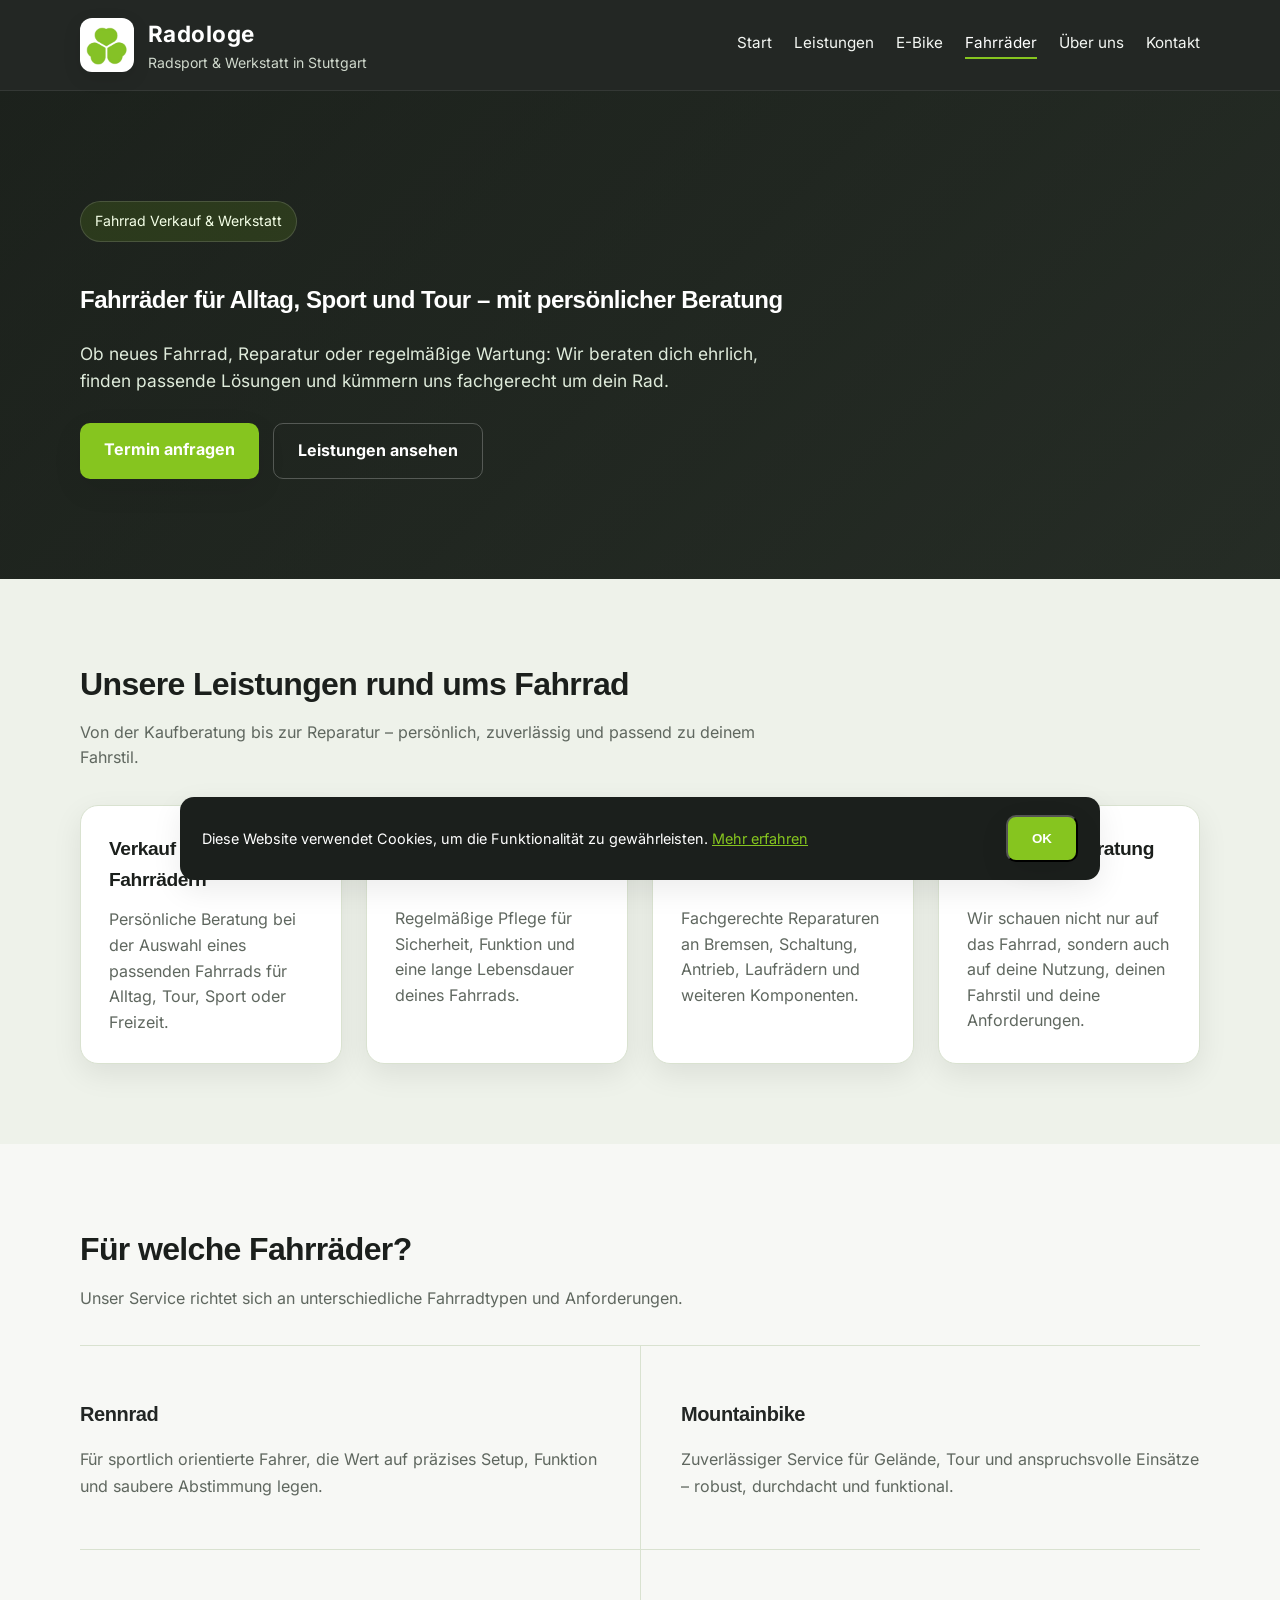
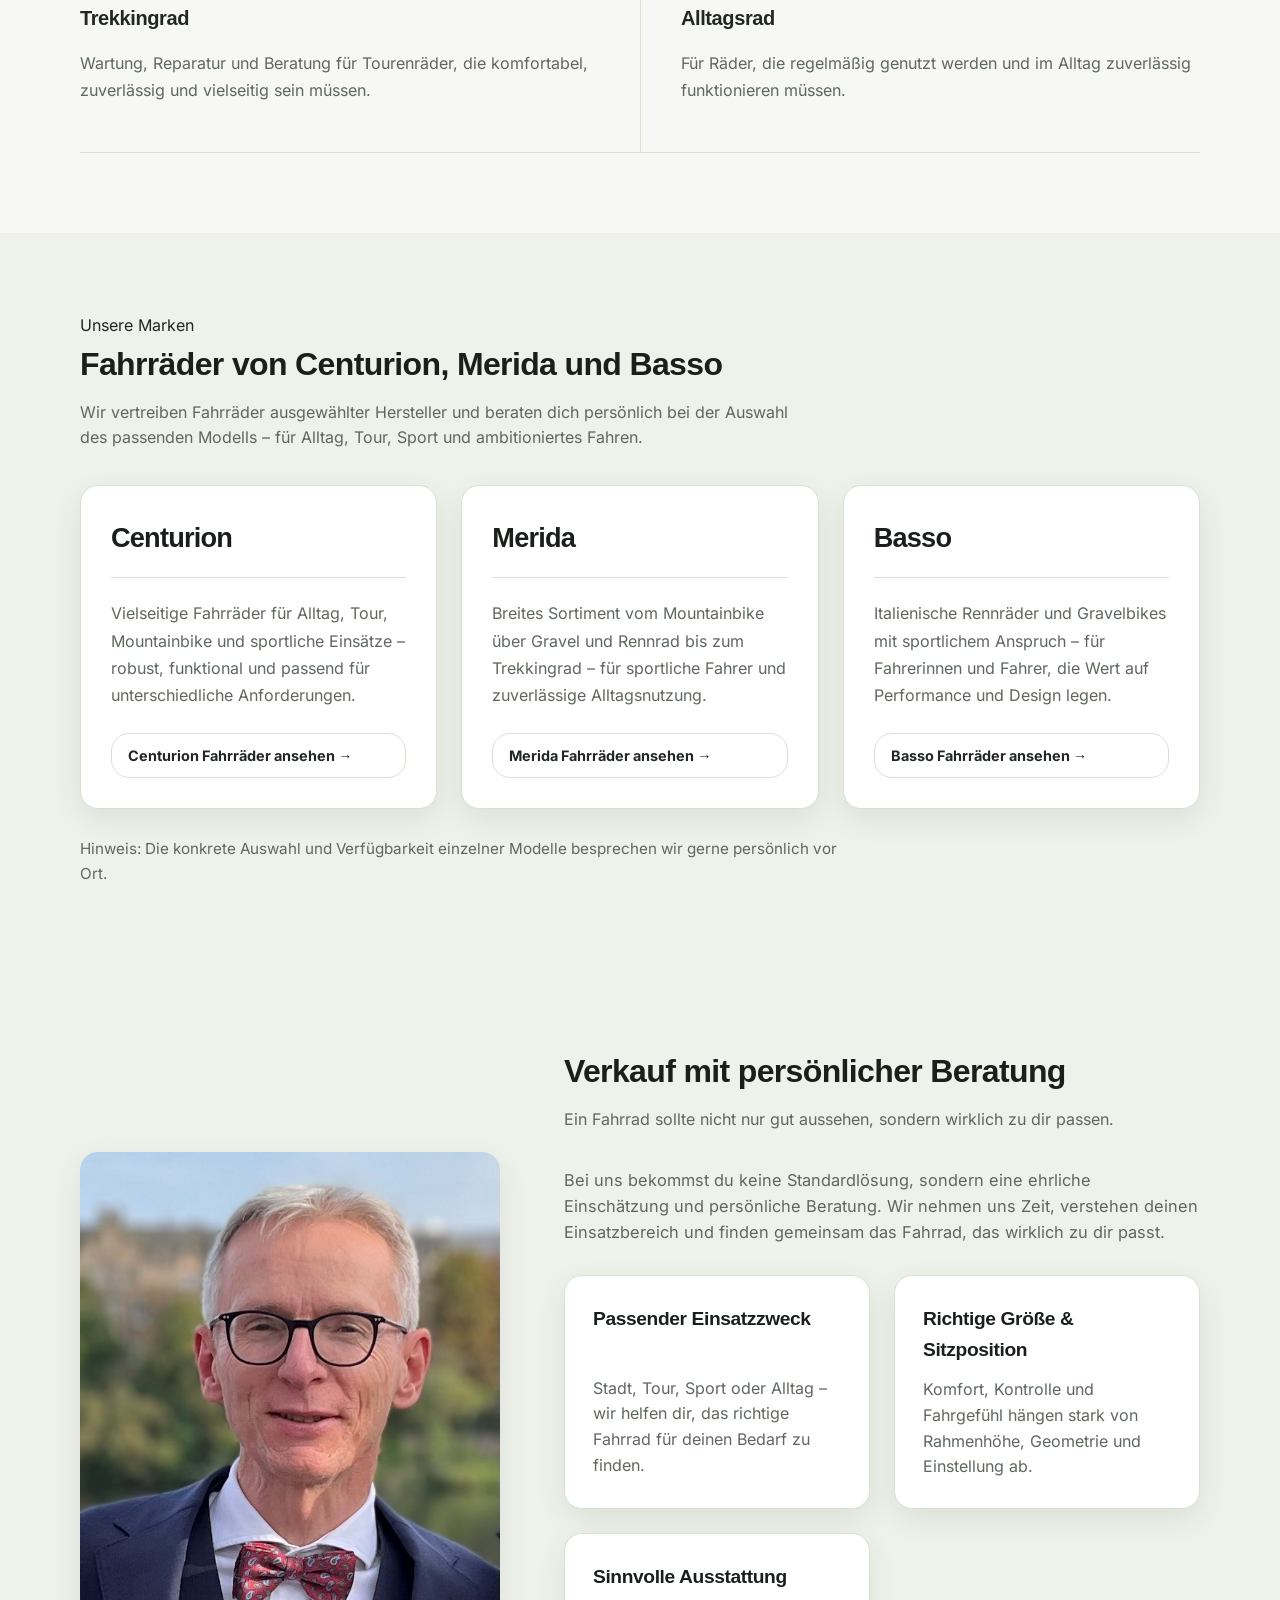
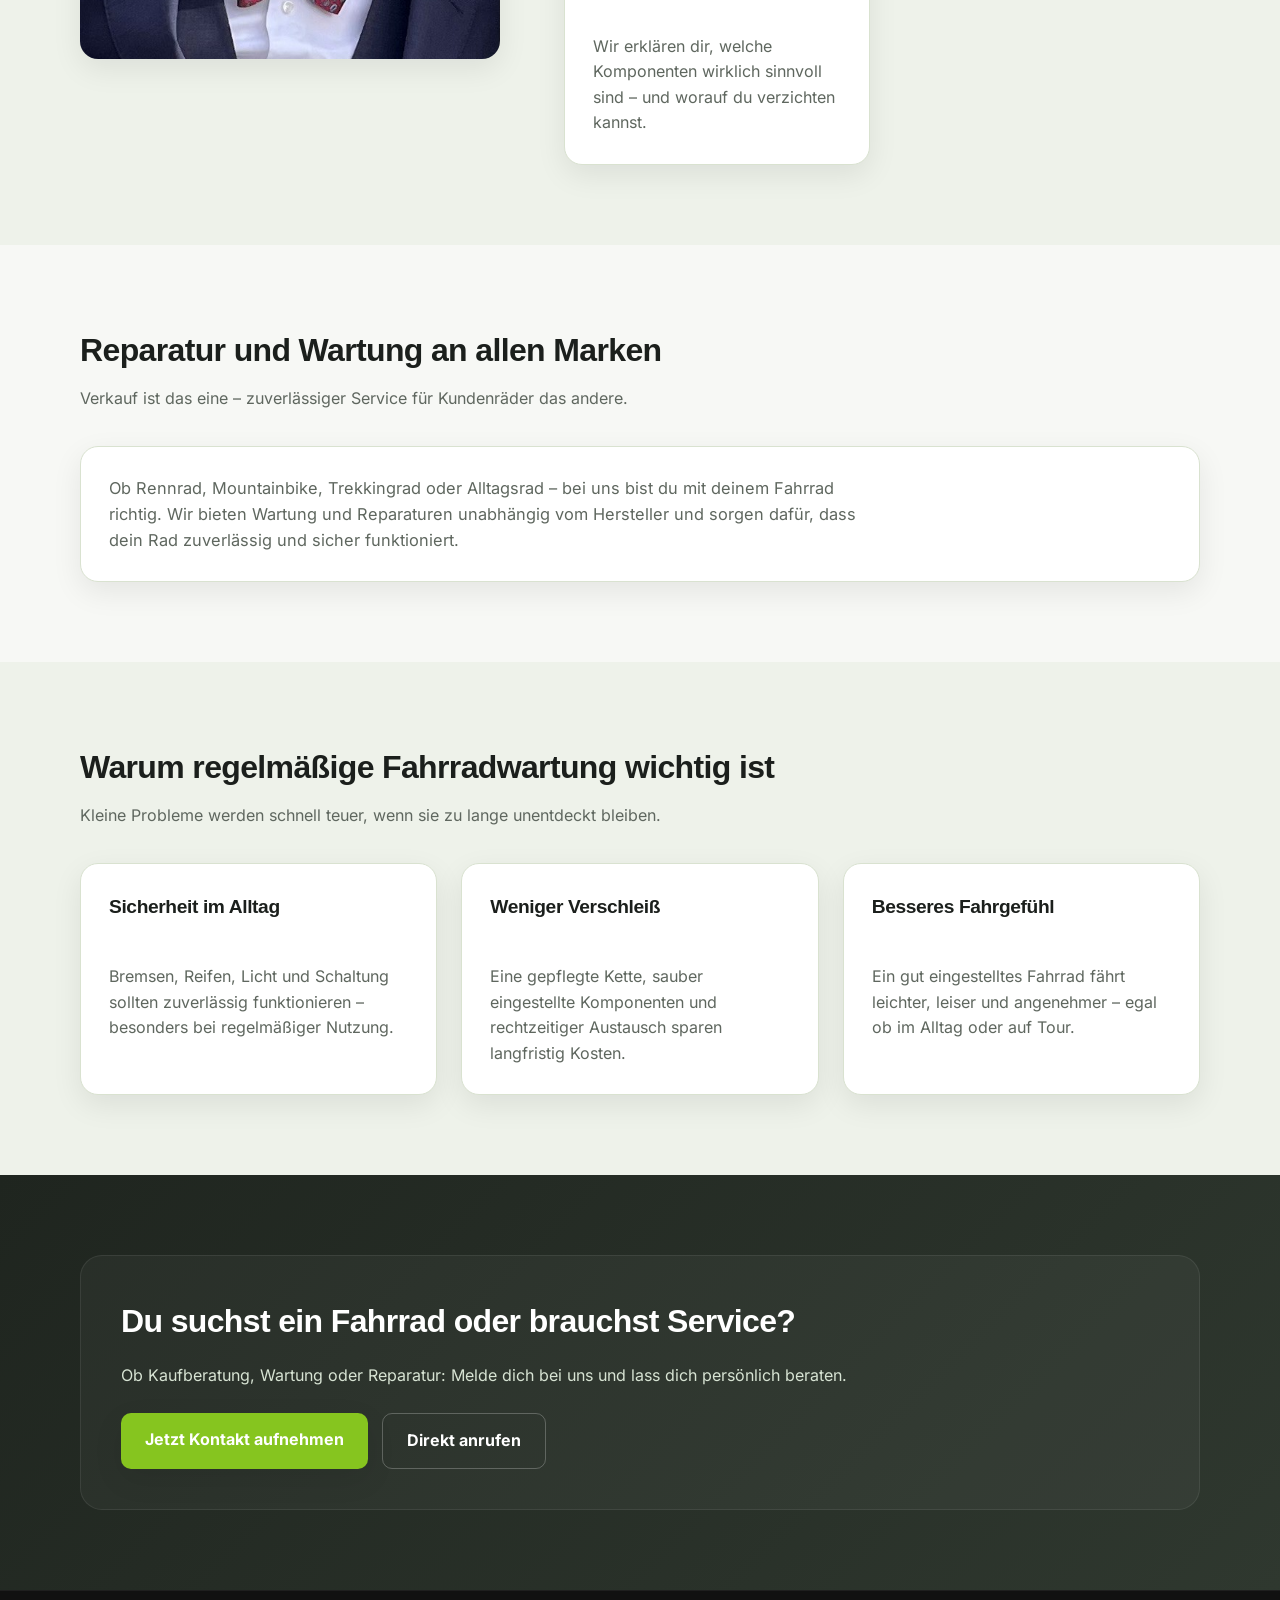
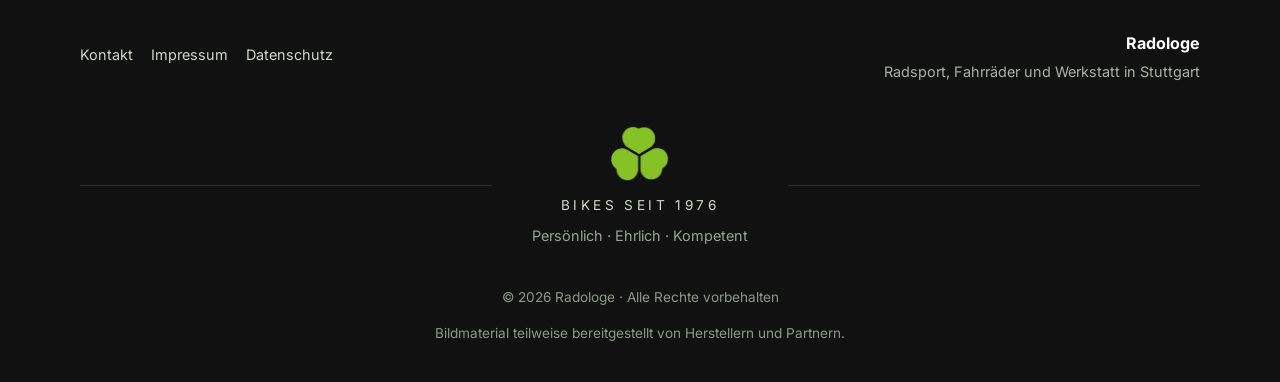
<file: fahrraeder/index.html>
<!DOCTYPE html>
<html lang="de">
<head>
  <meta charset="UTF-8">
  <meta name="viewport" content="width=device-width, initial-scale=1.0">
  <title>Fahrräder Verkauf & Reparatur – Radologe</title>
  <link rel="icon" href="../assets/images/favicon.ico">
  <link rel="icon" type="image/png" sizes="32x32" href="../assets/images/favicon-32x32.png">
  <link rel="icon" type="image/png" sizes="16x16" href="../assets/images/favicon-16x16.png">
  <link rel="apple-touch-icon" href="../assets/images/apple-icon-180x180.png">
  <meta name="description" content="Fahrrad Verkauf, Reparatur, Wartung und persönliche Beratung bei Radologe in Stuttgart. Service für Rennrad, Mountainbike, Trekkingrad und Alltagsrad.">
  <link rel="stylesheet" href="../assets/css/style.css">
</head>
<body>

<header>
  <div class="container">
    <div class="brand">
      <img src="../assets/images/logo.png" alt="Radologe Logo" class="brand-logo">
      <div>
        <p class="brand-title">Radologe</p>
        <p class="brand-subtitle">Radsport & Werkstatt in Stuttgart</p>
      </div>
    </div>

    <nav>
      <a href="../index.html">Start</a>
      <a href="../leistungen/index.html">Leistungen</a>
      <a href="../ebike/index.html">E-Bike</a>
      <a href="./index.html" class="active">Fahrräder</a>
      <a href="../ueber-uns/index.html">Über uns</a>
      <a href="../kontakt/index.html">Kontakt</a>
    </nav>
  </div>
</header>

<main>
  <section class="hero hero-subpage">
    <div class="container">
      <div class="hero-content">
        <span class="hero-kicker">Fahrrad Verkauf & Werkstatt</span>
        <h1>Fahrräder für Alltag, Sport und Tour – mit persönlicher Beratung</h1>
        <p>
          Ob neues Fahrrad, Reparatur oder regelmäßige Wartung: Wir beraten dich
          ehrlich, finden passende Lösungen und kümmern uns fachgerecht um dein Rad.
        </p>

        <div class="hero-actions">
          <a href="../kontakt/index.html" class="btn btn-primary">Termin anfragen</a>
          <a href="../leistungen/index.html" class="btn btn-secondary">Leistungen ansehen</a>
        </div>
      </div>
    </div>
  </section>

  <section class="services">
    <div class="container">
      <div class="section-header">
        <h2>Unsere Leistungen rund ums Fahrrad</h2>
        <p>
          Von der Kaufberatung bis zur Reparatur – persönlich, zuverlässig
          und passend zu deinem Fahrstil.
        </p>
      </div>

      <div class="service-grid">
        <article class="service-box">
          <h3>Verkauf von Fahrrädern</h3>
          <p>
            Persönliche Beratung bei der Auswahl eines passenden Fahrrads
            für Alltag, Tour, Sport oder Freizeit.
          </p>
        </article>

        <article class="service-box">
          <h3>Wartung & Inspektion</h3>
          <p>
            Regelmäßige Pflege für Sicherheit, Funktion und eine lange
            Lebensdauer deines Fahrrads.
          </p>
        </article>

        <article class="service-box">
          <h3>Reparatur</h3>
          <p>
            Fachgerechte Reparaturen an Bremsen, Schaltung, Antrieb,
            Laufrädern und weiteren Komponenten.
          </p>
        </article>

        <article class="service-box">
          <h3>Individuelle Beratung</h3>
          <p>
            Wir schauen nicht nur auf das Fahrrad, sondern auch auf deine
            Nutzung, deinen Fahrstil und deine Anforderungen.
          </p>
        </article>
      </div>
    </div>
  </section>

  <section class="brands">
    <div class="container">
      <div class="section-header">
        <h2>Für welche Fahrräder?</h2>
        <p>
          Unser Service richtet sich an unterschiedliche Fahrradtypen und Anforderungen.
        </p>
      </div>

      <div class="bike-list">
        <div class="bike-item">
          <h3>Rennrad</h3>
          <p>
            Für sportlich orientierte Fahrer, die Wert auf präzises Setup,
            Funktion und saubere Abstimmung legen.
          </p>
        </div>

        <div class="bike-item">
          <h3>Mountainbike</h3>
          <p>
            Zuverlässiger Service für Gelände, Tour und anspruchsvolle Einsätze –
            robust, durchdacht und funktional.
          </p>
        </div>

        <div class="bike-item">
          <h3>Trekkingrad</h3>
          <p>
            Wartung, Reparatur und Beratung für Tourenräder, die komfortabel,
            zuverlässig und vielseitig sein müssen.
          </p>
        </div>

        <div class="bike-item">
          <h3>Alltagsrad</h3>
          <p>
            Für Räder, die regelmäßig genutzt werden und im Alltag zuverlässig
            funktionieren müssen.
          </p>
        </div>
      </div>
    </div>
  </section>

  <section class="bike-brands">
    <div class="container">
      <div class="section-header">
        <span class="section-kicker">Unsere Marken</span>
        <h2>Fahrräder von Centurion, Merida und Basso</h2>
        <p>
          Wir vertreiben Fahrräder ausgewählter Hersteller und beraten dich persönlich
          bei der Auswahl des passenden Modells – für Alltag, Tour, Sport und ambitioniertes Fahren.
        </p>
      </div>

      <div class="brand-showcase-grid">

        <article class="brand-showcase-card">
          <div class="brand-showcase-top">
            <span class="brand-name">Centurion</span>
          </div>

          <p>
            Vielseitige Fahrräder für Alltag, Tour, Mountainbike und sportliche Einsätze –
            robust, funktional und passend für unterschiedliche Anforderungen.
          </p>

          <a href="https://www.centurion.de/de-de/group/bike-kategorien-18"
             target="_blank"
             rel="noopener noreferrer"
             class="btn btn-outline">
            Centurion Fahrräder ansehen →
          </a>
        </article>

        <article class="brand-showcase-card">
          <div class="brand-showcase-top">
            <span class="brand-name">Merida</span>
          </div>

          <p>
            Breites Sortiment vom Mountainbike über Gravel und Rennrad bis zum Trekkingrad –
            für sportliche Fahrer und zuverlässige Alltagsnutzung.
          </p>

          <a href="https://www.merida-bikes.com/de-de"
             target="_blank"
             rel="noopener noreferrer"
             class="btn btn-outline">
            Merida Fahrräder ansehen →
          </a>
        </article>

        <article class="brand-showcase-card">
          <div class="brand-showcase-top">
            <span class="brand-name">Basso</span>
          </div>

          <p>
            Italienische Rennräder und Gravelbikes mit sportlichem Anspruch –
            für Fahrerinnen und Fahrer, die Wert auf Performance und Design legen.
          </p>

          <a href="https://bassobikes.com/de/fahrrader"
             target="_blank"
             rel="noopener noreferrer"
             class="btn btn-outline">
            Basso Fahrräder ansehen →
          </a>
        </article>

      </div>

      <p class="brand-note">
        Hinweis: Die konkrete Auswahl und Verfügbarkeit einzelner Modelle besprechen wir gerne persönlich vor Ort.
      </p>
    </div>
  </section>

  <section class="consulting">
    <div class="container consulting-layout">

      <!-- Bild -->
      <div class="consulting-image">
        <img src="../assets/images/micha.jpg" alt="Persönliche Beratung bei Radologe">
      </div>

      <!-- Inhalt -->
      <div class="consulting-content">

        <div class="section-header">
          <h2>Verkauf mit persönlicher Beratung</h2>
          <p>
            Ein Fahrrad sollte nicht nur gut aussehen, sondern wirklich zu dir passen.
          </p>
        </div>

        <p class="content-text">
          Bei uns bekommst du keine Standardlösung, sondern eine ehrliche Einschätzung
          und persönliche Beratung. Wir nehmen uns Zeit, verstehen deinen Einsatzbereich
          und finden gemeinsam das Fahrrad, das wirklich zu dir passt.
        </p>

        <div class="service-grid">
          <article class="service-box">
            <h3>Passender Einsatzzweck</h3>
            <p>
              Stadt, Tour, Sport oder Alltag – wir helfen dir, das richtige Fahrrad
              für deinen Bedarf zu finden.
            </p>
          </article>

          <article class="service-box">
            <h3>Richtige Größe & Sitzposition</h3>
            <p>
              Komfort, Kontrolle und Fahrgefühl hängen stark von Rahmenhöhe,
              Geometrie und Einstellung ab.
            </p>
          </article>

          <article class="service-box">
            <h3>Sinnvolle Ausstattung</h3>
            <p>
              Wir erklären dir, welche Komponenten wirklich sinnvoll sind –
              und worauf du verzichten kannst.
            </p>
          </article>
        </div>

      </div>
    </div>
  </section>

  <section class="brands">
    <div class="container">
      <div class="section-header">
        <h2>Reparatur und Wartung an allen Marken</h2>
        <p>
          Verkauf ist das eine – zuverlässiger Service für Kundenräder das andere.
        </p>
      </div>

      <div class="service-box">
        <p class="content-text" style="margin-bottom: 0;">
          Ob Rennrad, Mountainbike, Trekkingrad oder Alltagsrad – bei uns bist du
          mit deinem Fahrrad richtig. Wir bieten Wartung und Reparaturen unabhängig
          vom Hersteller und sorgen dafür, dass dein Rad zuverlässig und sicher funktioniert.
        </p>
      </div>
    </div>
  </section>

  <section class="services">
    <div class="container">
      <div class="section-header">
        <h2>Warum regelmäßige Fahrradwartung wichtig ist</h2>
        <p>
          Kleine Probleme werden schnell teuer, wenn sie zu lange unentdeckt bleiben.
        </p>
      </div>

      <div class="service-grid">
        <article class="service-box">
          <h3>Sicherheit im Alltag</h3>
          <p>
            Bremsen, Reifen, Licht und Schaltung sollten zuverlässig funktionieren –
            besonders bei regelmäßiger Nutzung.
          </p>
        </article>

        <article class="service-box">
          <h3>Weniger Verschleiß</h3>
          <p>
            Eine gepflegte Kette, sauber eingestellte Komponenten und rechtzeitiger
            Austausch sparen langfristig Kosten.
          </p>
        </article>

        <article class="service-box">
          <h3>Besseres Fahrgefühl</h3>
          <p>
            Ein gut eingestelltes Fahrrad fährt leichter, leiser und angenehmer –
            egal ob im Alltag oder auf Tour.
          </p>
        </article>
      </div>
    </div>
  </section>

  <section class="cta">
    <div class="container">
      <div class="cta-box">
        <h2>Du suchst ein Fahrrad oder brauchst Service?</h2>
        <p>
          Ob Kaufberatung, Wartung oder Reparatur: Melde dich bei uns und lass
          dich persönlich beraten.
        </p>
        <div class="hero-actions">
          <a href="../kontakt/index.html" class="btn btn-primary">Jetzt Kontakt aufnehmen</a>
          <a href="tel:+49711427289" class="btn btn-secondary">Direkt anrufen</a>
        </div>
      </div>
    </div>
  </section>
</main>

<footer class="footer">
  <div class="container">

    <div class="footer-top">
      <nav class="footer-nav">
        <a href="../kontakt/index.html">Kontakt</a>
        <a href="../impressum/index.html">Impressum</a>
        <a href="../datenschutz/index.html">Datenschutz</a>
      </nav>

      <div class="footer-brand">
        <p class="footer-title">Radologe</p>
        <p class="footer-tagline">
          Radsport, Fahrräder und Werkstatt in Stuttgart
        </p>
      </div>
    </div>

    <div class="footer-center">
      <div class="footer-divider"></div>

      <div class="footer-logo-block">
        <img src="../assets/images/logo.png" alt="Radologe Logo" class="footer-logo">

        <p class="footer-slogan-title">BIKES SEIT 1976</p>
        <p class="footer-slogan-sub">
          Persönlich · Ehrlich · Kompetent
        </p>
      </div>

      <div class="footer-divider"></div>
    </div>

    <div class="footer-bottom">
      <p>© 2026 Radologe · Alle Rechte vorbehalten</p>
      <p class="footer-note">
        Bildmaterial teilweise bereitgestellt von Herstellern und Partnern.
      </p>
    </div>

  </div>

  <!-- SCROLL TO TOP BUTTON -->
  <button id="scroll-top-btn" class="scroll-top-btn" aria-label="Nach oben scrollen">
    ↑
  </button>
</footer>



<!-- COOKIE BANNER -->
<div id="cookie-banner" class="cookie-banner hidden">
  <p>
    Diese Website verwendet Cookies, um die Funktionalität zu gewährleisten.
    <a href="../datenschutz/">Mehr erfahren</a>
  </p>
  <button id="cookie-accept" class="btn btn-primary">OK</button>
</div>

<script src="../assets/js/main.js" defer></script>
</body>
</html>
</file>
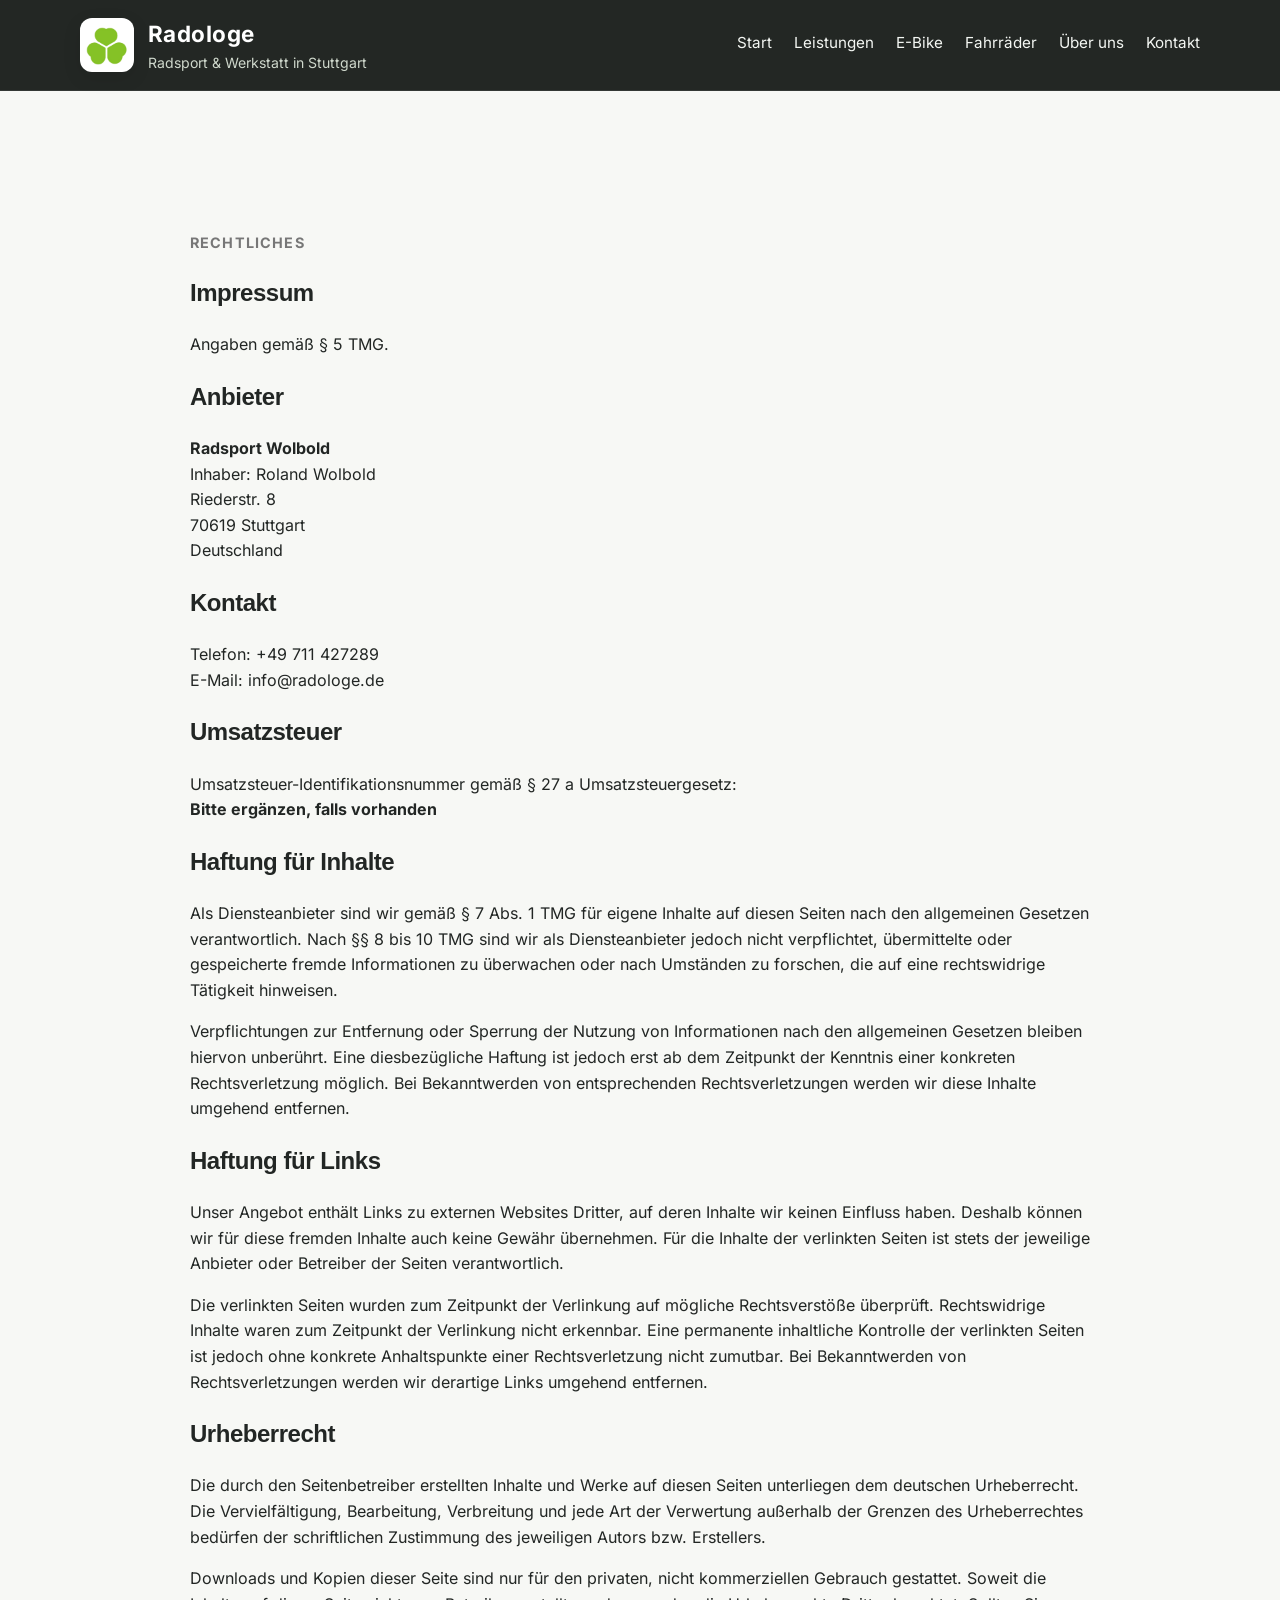
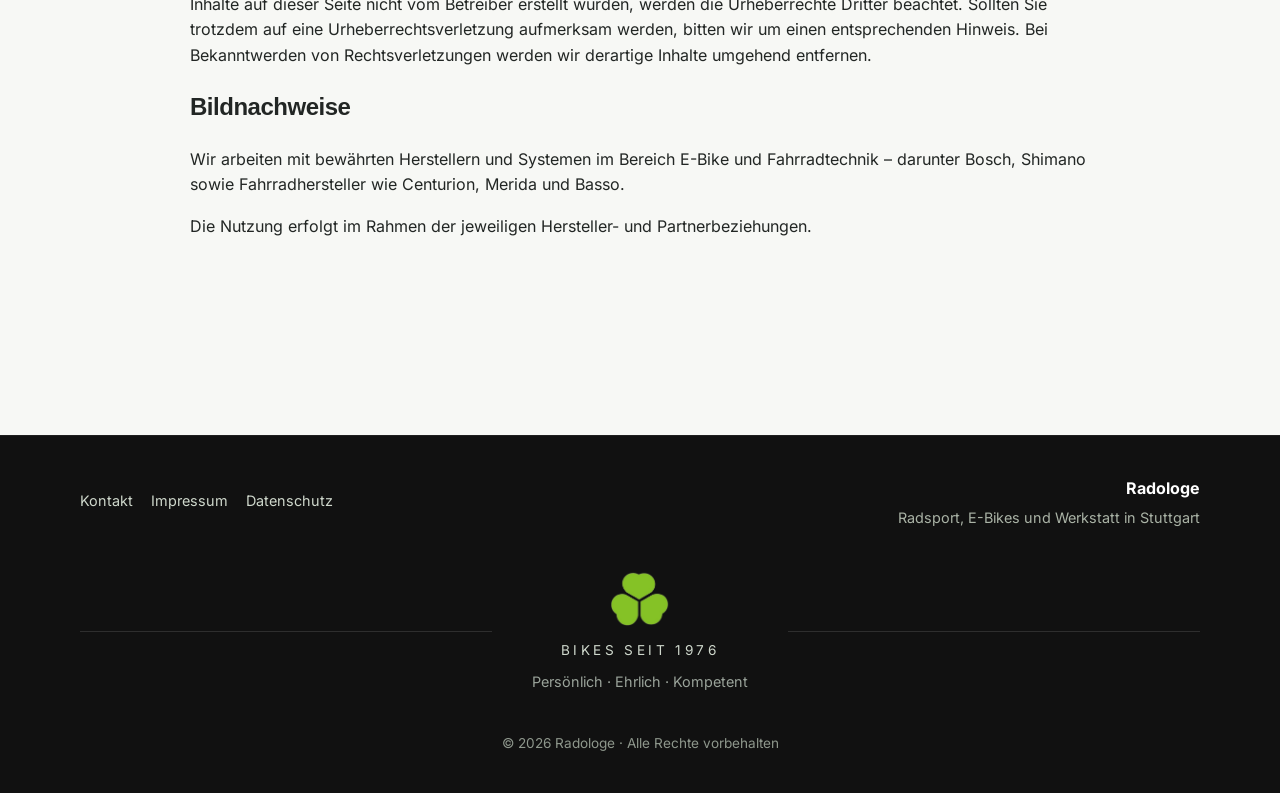
<file: impressum/index.html>
<!DOCTYPE html>
<html lang="de">
<head>
    <meta charset="UTF-8">
    <meta name="viewport" content="width=device-width, initial-scale=1.0">
    <title>Impressum – Radologe</title>
    <link rel="icon" href="../assets/images/favicon.ico">
    <link rel="icon" type="image/png" sizes="32x32" href="../assets/images/favicon-32x32.png">
    <link rel="icon" type="image/png" sizes="16x16" href="../assets/images/favicon-16x16.png">
    <link rel="apple-touch-icon" href="../assets/images/apple-icon-180x180.png">
    <meta name="description" content="Impressum von Radologe in Stuttgart. Anbieterkennzeichnung und rechtliche Angaben gemäß § 5 TMG.">


    <link rel="stylesheet" href="../assets/css/style.css">
</head>
<body>

<header>
    <div class="container">
        <div class="brand">
            <img src="../assets/images/logo.png" alt="Radologe Logo" class="brand-logo">
            <div>
                <p class="brand-title">Radologe</p>
                <p class="brand-subtitle">Radsport & Werkstatt in Stuttgart</p>
            </div>
        </div>

        <nav>
            <a href="../index.html">Start</a>
            <a href="../leistungen/index.html">Leistungen</a>
            <a href="../ebike/index.html">E-Bike</a>
            <a href="../fahrraeder/index.html">Fahrräder</a>
            <a href="../ueber-uns/index.html">Über uns</a>
            <a href="../kontakt/index.html">Kontakt</a>
        </nav>
    </div>
</header>

<main class="legal-page">
    <div class="container legal-layout">
        <section class="legal-simple">
            <p class="eyebrow">Rechtliches</p>
            <h1>Impressum</h1>
            <p>
                Angaben gemäß § 5 TMG.
            </p>

            <h2>Anbieter</h2>
            <p>
                <strong>Radsport Wolbold</strong><br>
                Inhaber: Roland Wolbold<br>
                Riederstr. 8<br>
                70619 Stuttgart<br>
                Deutschland
            </p>

            <h2>Kontakt</h2>
            <p>
                Telefon: <a href="tel:+49711427289">+49 711 427289</a><br>
                E-Mail: <a href="mailto:info@radologe.de">info@radologe.de</a>
            </p>

            <h2>Umsatzsteuer</h2>
            <p>
                Umsatzsteuer-Identifikationsnummer gemäß § 27 a Umsatzsteuergesetz:<br>
                <strong>Bitte ergänzen, falls vorhanden</strong>
            </p>

            <h2>Haftung für Inhalte</h2>
            <p>
                Als Diensteanbieter sind wir gemäß § 7 Abs. 1 TMG für eigene Inhalte auf
                diesen Seiten nach den allgemeinen Gesetzen verantwortlich. Nach §§ 8 bis
                10 TMG sind wir als Diensteanbieter jedoch nicht verpflichtet, übermittelte
                oder gespeicherte fremde Informationen zu überwachen oder nach Umständen zu
                forschen, die auf eine rechtswidrige Tätigkeit hinweisen.
            </p>
            <p>
                Verpflichtungen zur Entfernung oder Sperrung der Nutzung von Informationen
                nach den allgemeinen Gesetzen bleiben hiervon unberührt. Eine diesbezügliche
                Haftung ist jedoch erst ab dem Zeitpunkt der Kenntnis einer konkreten
                Rechtsverletzung möglich. Bei Bekanntwerden von entsprechenden
                Rechtsverletzungen werden wir diese Inhalte umgehend entfernen.
            </p>

            <h2>Haftung für Links</h2>
            <p>
                Unser Angebot enthält Links zu externen Websites Dritter, auf deren Inhalte
                wir keinen Einfluss haben. Deshalb können wir für diese fremden Inhalte auch
                keine Gewähr übernehmen. Für die Inhalte der verlinkten Seiten ist stets der
                jeweilige Anbieter oder Betreiber der Seiten verantwortlich.
            </p>
            <p>
                Die verlinkten Seiten wurden zum Zeitpunkt der Verlinkung auf mögliche
                Rechtsverstöße überprüft. Rechtswidrige Inhalte waren zum Zeitpunkt der
                Verlinkung nicht erkennbar. Eine permanente inhaltliche Kontrolle der
                verlinkten Seiten ist jedoch ohne konkrete Anhaltspunkte einer
                Rechtsverletzung nicht zumutbar. Bei Bekanntwerden von Rechtsverletzungen
                werden wir derartige Links umgehend entfernen.
            </p>

            <h2>Urheberrecht</h2>
            <p>
                Die durch den Seitenbetreiber erstellten Inhalte und Werke auf diesen Seiten
                unterliegen dem deutschen Urheberrecht. Die Vervielfältigung, Bearbeitung,
                Verbreitung und jede Art der Verwertung außerhalb der Grenzen des
                Urheberrechtes bedürfen der schriftlichen Zustimmung des jeweiligen Autors
                bzw. Erstellers.
            </p>
            <p>
                Downloads und Kopien dieser Seite sind nur für den privaten, nicht
                kommerziellen Gebrauch gestattet. Soweit die Inhalte auf dieser Seite nicht
                vom Betreiber erstellt wurden, werden die Urheberrechte Dritter beachtet.
                Sollten Sie trotzdem auf eine Urheberrechtsverletzung aufmerksam werden,
                bitten wir um einen entsprechenden Hinweis. Bei Bekanntwerden von
                Rechtsverletzungen werden wir derartige Inhalte umgehend entfernen.
            </p>
            <h2>Bildnachweise</h2>
            <p>
            <p>
                Wir arbeiten mit bewährten Herstellern und Systemen im Bereich E-Bike und Fahrradtechnik –
                darunter Bosch, Shimano sowie Fahrradhersteller wie Centurion, Merida und Basso.
            </p>
            </p>
            <p>
                Die Nutzung erfolgt im Rahmen der jeweiligen Hersteller- und Partnerbeziehungen.
            </p>
        </section>
    </div>
</main>

<footer class="footer">
    <div class="container">

        <div class="footer-top">
            <nav class="footer-nav">
                <a href="../kontakt/index.html">Kontakt</a>
                <a href="./index.html">Impressum</a>
                <a href="../datenschutz/index.html">Datenschutz</a>
            </nav>

            <div class="footer-brand">
                <p class="footer-title">Radologe</p>
                <p class="footer-tagline">
                    Radsport, E-Bikes und Werkstatt in Stuttgart
                </p>
            </div>
        </div>

        <div class="footer-center">
            <div class="footer-divider"></div>

            <div class="footer-logo-block">
                <img src="../assets/images/logo.png" alt="Radologe Logo" class="footer-logo">
                <p class="footer-slogan-title">BIKES SEIT 1976</p>
                <p class="footer-slogan-sub">
                    Persönlich · Ehrlich · Kompetent
                </p>
            </div>

            <div class="footer-divider"></div>
        </div>

        <div class="footer-bottom">
            <p>© 2026 Radologe · Alle Rechte vorbehalten</p>
        </div>

    </div>

    <!-- SCROLL TO TOP BUTTON -->
    <button id="scroll-top-btn" class="scroll-top-btn" aria-label="Nach oben scrollen">
        ↑
    </button>
</footer>

<script src="../assets/js/main.js" defer></script>
</body>
</html>
</file>
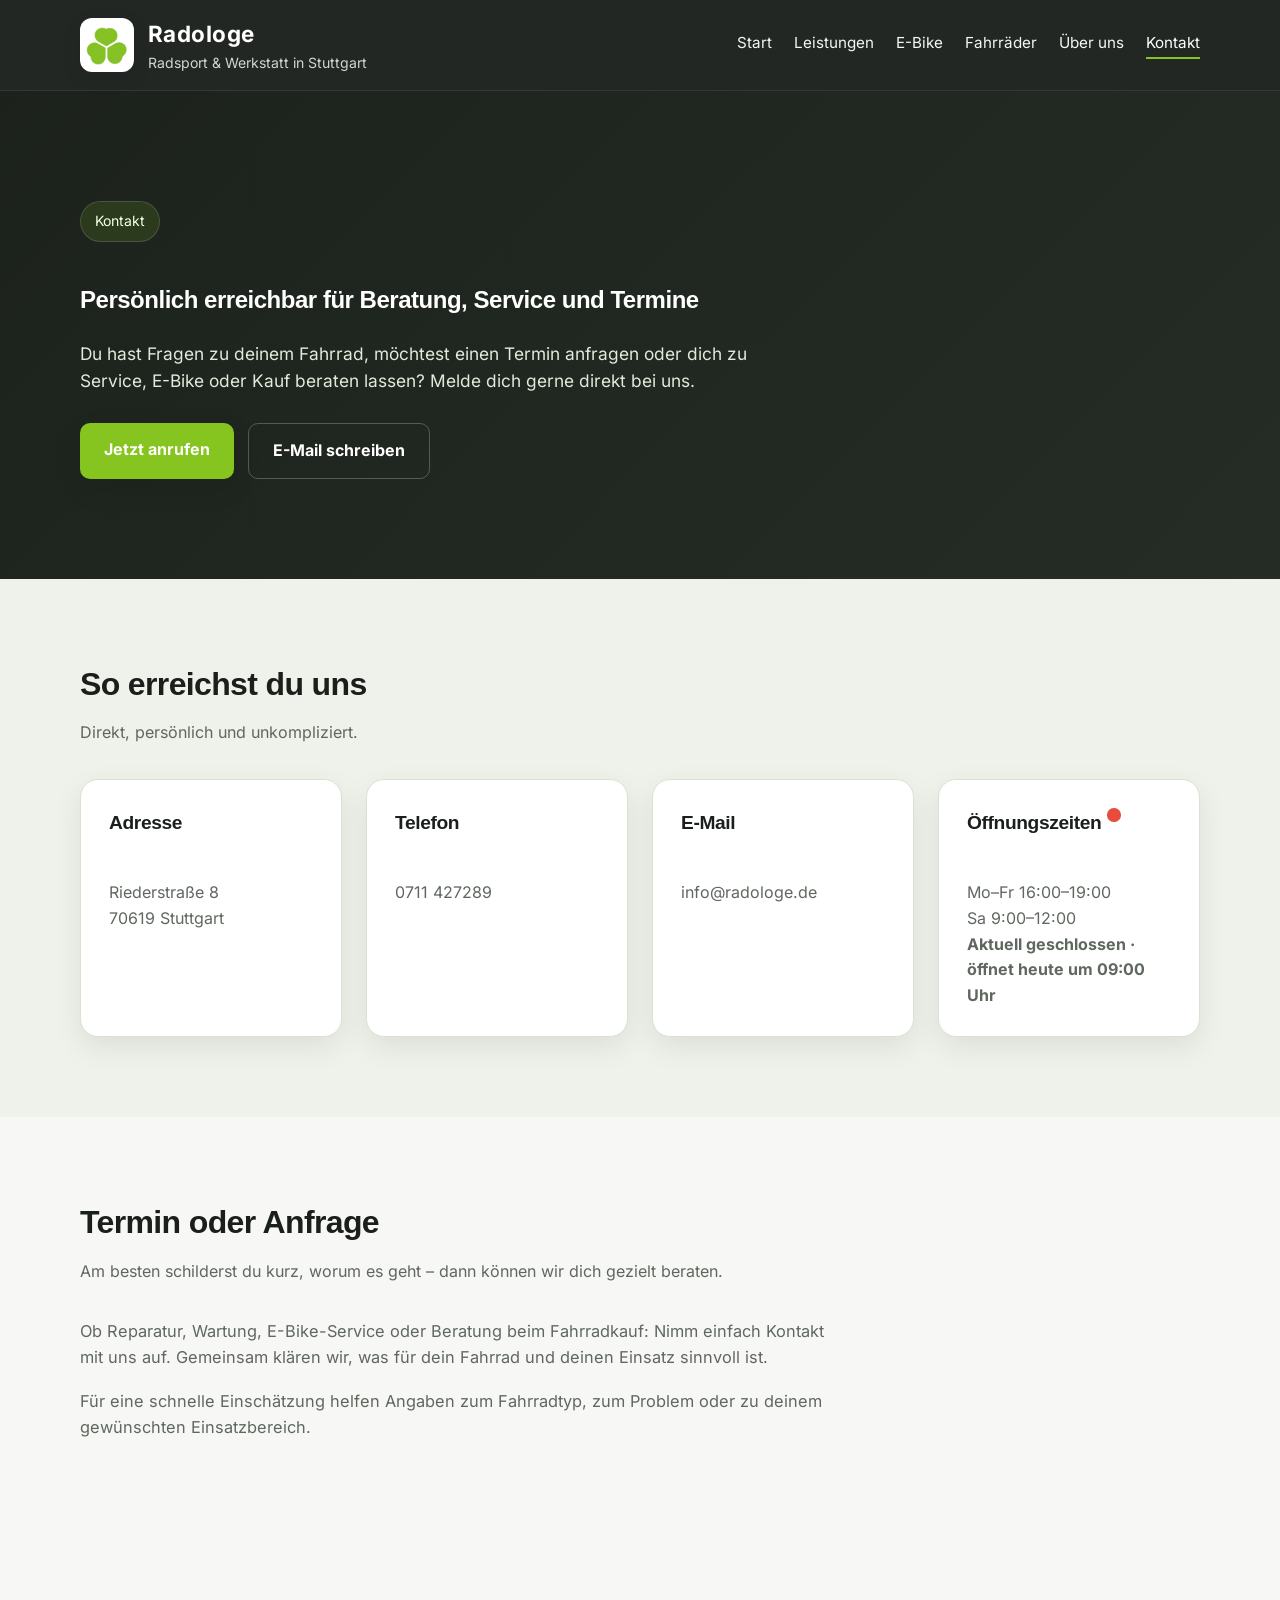
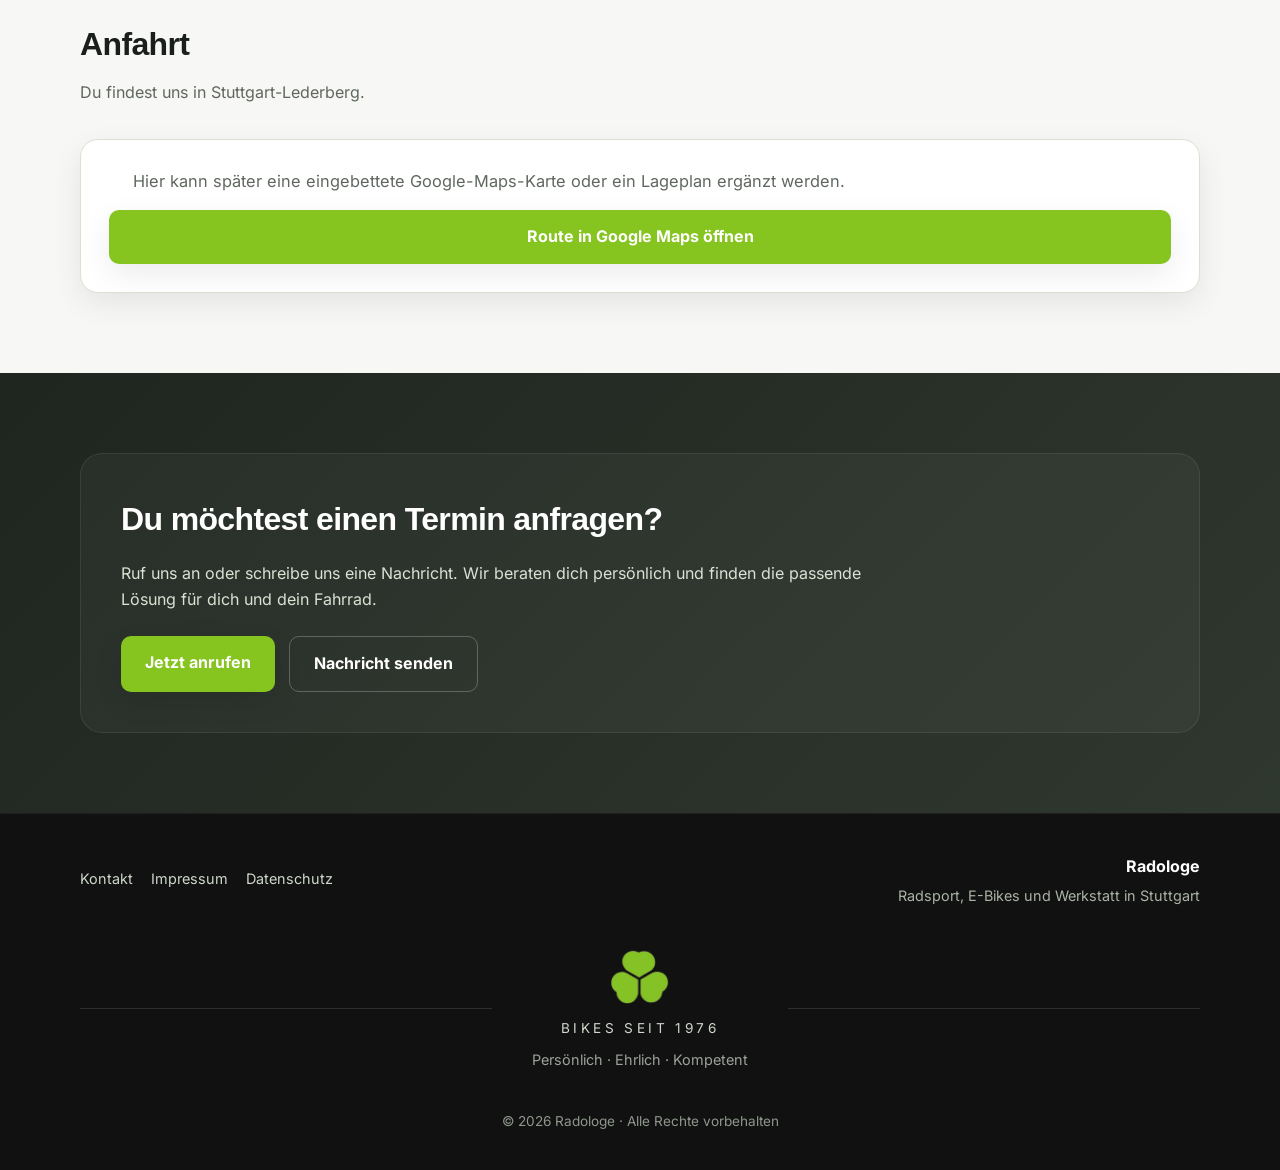
<file: kontakt/index.html>
<!DOCTYPE html>
<html lang="de">
<head>
    <meta charset="UTF-8">
    <meta name="viewport" content="width=device-width, initial-scale=1.0">
    <title>Kontakt – Radologe</title>
    <link rel="icon" href="../assets/images/favicon.ico">
    <link rel="icon" type="image/png" sizes="32x32" href="../assets/images/favicon-32x32.png">
    <link rel="icon" type="image/png" sizes="16x16" href="../assets/images/favicon-16x16.png">
    <link rel="apple-touch-icon" href="../assets/images/apple-icon-180x180.png">
    <meta name="description" content="Kontakt zu Radologe in Stuttgart. Persönliche Beratung, Service, Reparatur, E-Bike und Fahrradverkauf. Jetzt Termin oder Anfrage stellen.">
    <link rel="stylesheet" href="../assets/css/style.css">
    </head>
<body>

<header>
    <div class="container">
        <div class="brand">
            <img src="../assets/images/logo.png" alt="Radologe Logo" class="brand-logo">
            <div>
                <p class="brand-title">Radologe</p>
                <p class="brand-subtitle">Radsport & Werkstatt in Stuttgart</p>
            </div>
        </div>

        <nav>
            <a href="../">Start</a>
            <a href="../leistungen/">Leistungen</a>
            <a href="../ebike/index.html">E-Bike</a>
            <a href="../fahrraeder/index.html">Fahrräder</a>
            <a href="../ueber-uns/index.html">Über uns</a>
            <a href="./" class="active">Kontakt</a>
        </nav>
    </div>
</header>

<main>
    <section class="hero hero-subpage">
        <div class="container">
            <div class="hero-content">
                <span class="hero-kicker">Kontakt</span>
                <h1>Persönlich erreichbar für Beratung, Service und Termine</h1>
                <p>
                    Du hast Fragen zu deinem Fahrrad, möchtest einen Termin anfragen
                    oder dich zu Service, E-Bike oder Kauf beraten lassen? Melde dich
                    gerne direkt bei uns.
                </p>

                <div class="hero-actions">
                    <a href="tel:+49711427289" class="btn btn-primary">Jetzt anrufen</a>
                    <a href="mailto:info@radologe.de" class="btn btn-secondary">E-Mail schreiben</a>
                </div>
            </div>
        </div>
    </section>

    <section class="services">
        <div class="container">
            <div class="section-header">
                <h2>So erreichst du uns</h2>
                <p>Direkt, persönlich und unkompliziert.</p>
            </div>

            <div class="service-grid">

                <!-- Adresse -->
                <a href="https://www.google.com/maps/search/?api=1&query=Riederstraße+8+70619+Stuttgart"
                   target="_blank"
                   rel="noopener"
                   class="service-box service-link">
                    <h3>Adresse</h3>
                    <p>
                        Riederstraße 8<br>
                        70619 Stuttgart
                    </p>
                </a>

                <!-- Telefon -->
                <a href="tel:+49711427289" class="service-box service-link">
                    <h3>Telefon</h3>
                    <p>0711 427289</p>
                </a>

                <!-- E-Mail -->
                <a href="mailto:info@radologe.de" class="service-box service-link">
                    <h3>E-Mail</h3>
                    <p>info@radologe.de</p>
                </a>

                <!-- Öffnungszeiten -->
                <article class="service-box opening-box">
                    <h3 class="opening-title">
                        Öffnungszeiten
                        <span class="status-dot"></span>
                    </h3>

                    <p>
                        Mo–Fr 16:00–19:00<br>
                        Sa 9:00–12:00
                    </p>

                    <p id="opening-status" class="opening-status">
                        Öffnungszeiten werden geprüft...
                    </p>
                </article>

            </div>
        </div>
    </section>

    <section class="about-preview">
        <div class="container">
            <div class="section-header">
                <h2>Termin oder Anfrage</h2>
                <p>
                    Am besten schilderst du kurz, worum es geht – dann können wir dich gezielt beraten.
                </p>
            </div>

            <p class="content-text">
                Ob Reparatur, Wartung, E-Bike-Service oder Beratung beim Fahrradkauf:
                Nimm einfach Kontakt mit uns auf. Gemeinsam klären wir, was für dein
                Fahrrad und deinen Einsatz sinnvoll ist.
            </p>

            <p class="content-text">
                Für eine schnelle Einschätzung helfen Angaben zum Fahrradtyp, zum Problem
                oder zu deinem gewünschten Einsatzbereich.
            </p>
        </div>
    </section>

    <section class="brands">
        <div class="container">
            <div class="section-header">
                <h2>Anfahrt</h2>
                <p>Du findest uns in Stuttgart-Lederberg.</p>
            </div>

            <div class="service-box map-box">
                <p class="content-text" style="margin-bottom: 16px;">
                    Hier kann später eine eingebettete Google-Maps-Karte oder ein
                    Lageplan ergänzt werden.
                </p>

                <a href="https://www.google.com/maps/search/?api=1&query=Riederstraße+8+70619+Stuttgart" class="btn btn-primary" target="_blank" rel="noopener noreferrer">
                    Route in Google Maps öffnen
                </a>
            </div>
        </div>
    </section>

    <section class="cta">
        <div class="container">
            <div class="cta-box">
                <h2>Du möchtest einen Termin anfragen?</h2>
                <p>
                    Ruf uns an oder schreibe uns eine Nachricht. Wir beraten dich
                    persönlich und finden die passende Lösung für dich und dein Fahrrad.
                </p>
                <div class="hero-actions">
                    <a href="tel:+49711427289" class="btn btn-primary">Jetzt anrufen</a>
                    <a href="mailto:info@radologe.de" class="btn btn-secondary">Nachricht senden</a>
                </div>
            </div>
        </div>
    </section>
</main>

<footer class="footer">
    <div class="container">

        <!-- TOP: Navigation + Branding -->
        <div class="footer-top">
            <nav class="footer-nav">
                <a href="../kontakt/index.html">Kontakt</a>
                <a href="../impressum/index.html">Impressum</a>
                <a href="../datenschutz/index.html">Datenschutz</a>
            </nav>

            <div class="footer-brand">
                <p class="footer-title">Radologe</p>
                <p class="footer-tagline">
                    Radsport, E-Bikes und Werkstatt in Stuttgart
                </p>
            </div>
        </div>

        <!-- MITTE: Logo + Slogan -->
        <div class="footer-center">
            <div class="footer-divider"></div>

            <div class="footer-logo-block">
                <img src="../assets/images/logo.png" alt="Radologe Logo" class="footer-logo">

                <p class="footer-slogan-title">BIKES SEIT 1976</p>
                <p class="footer-slogan-sub">
                    Persönlich · Ehrlich · Kompetent
                </p>
            </div>

            <div class="footer-divider"></div>
        </div>

        <!-- BOTTOM -->
        <div class="footer-bottom">
            <p>© 2026 Radologe · Alle Rechte vorbehalten</p>
        </div>

    </div>

   <!-- SCROLL TO TOP BUTTON -->
    <button id="scroll-top-btn" class="scroll-top-btn" aria-label="Nach oben scrollen">
        ↑
    </button>
</footer>

<script src="../assets/js/main.js" defer></script>
</body>
</html>
</file>
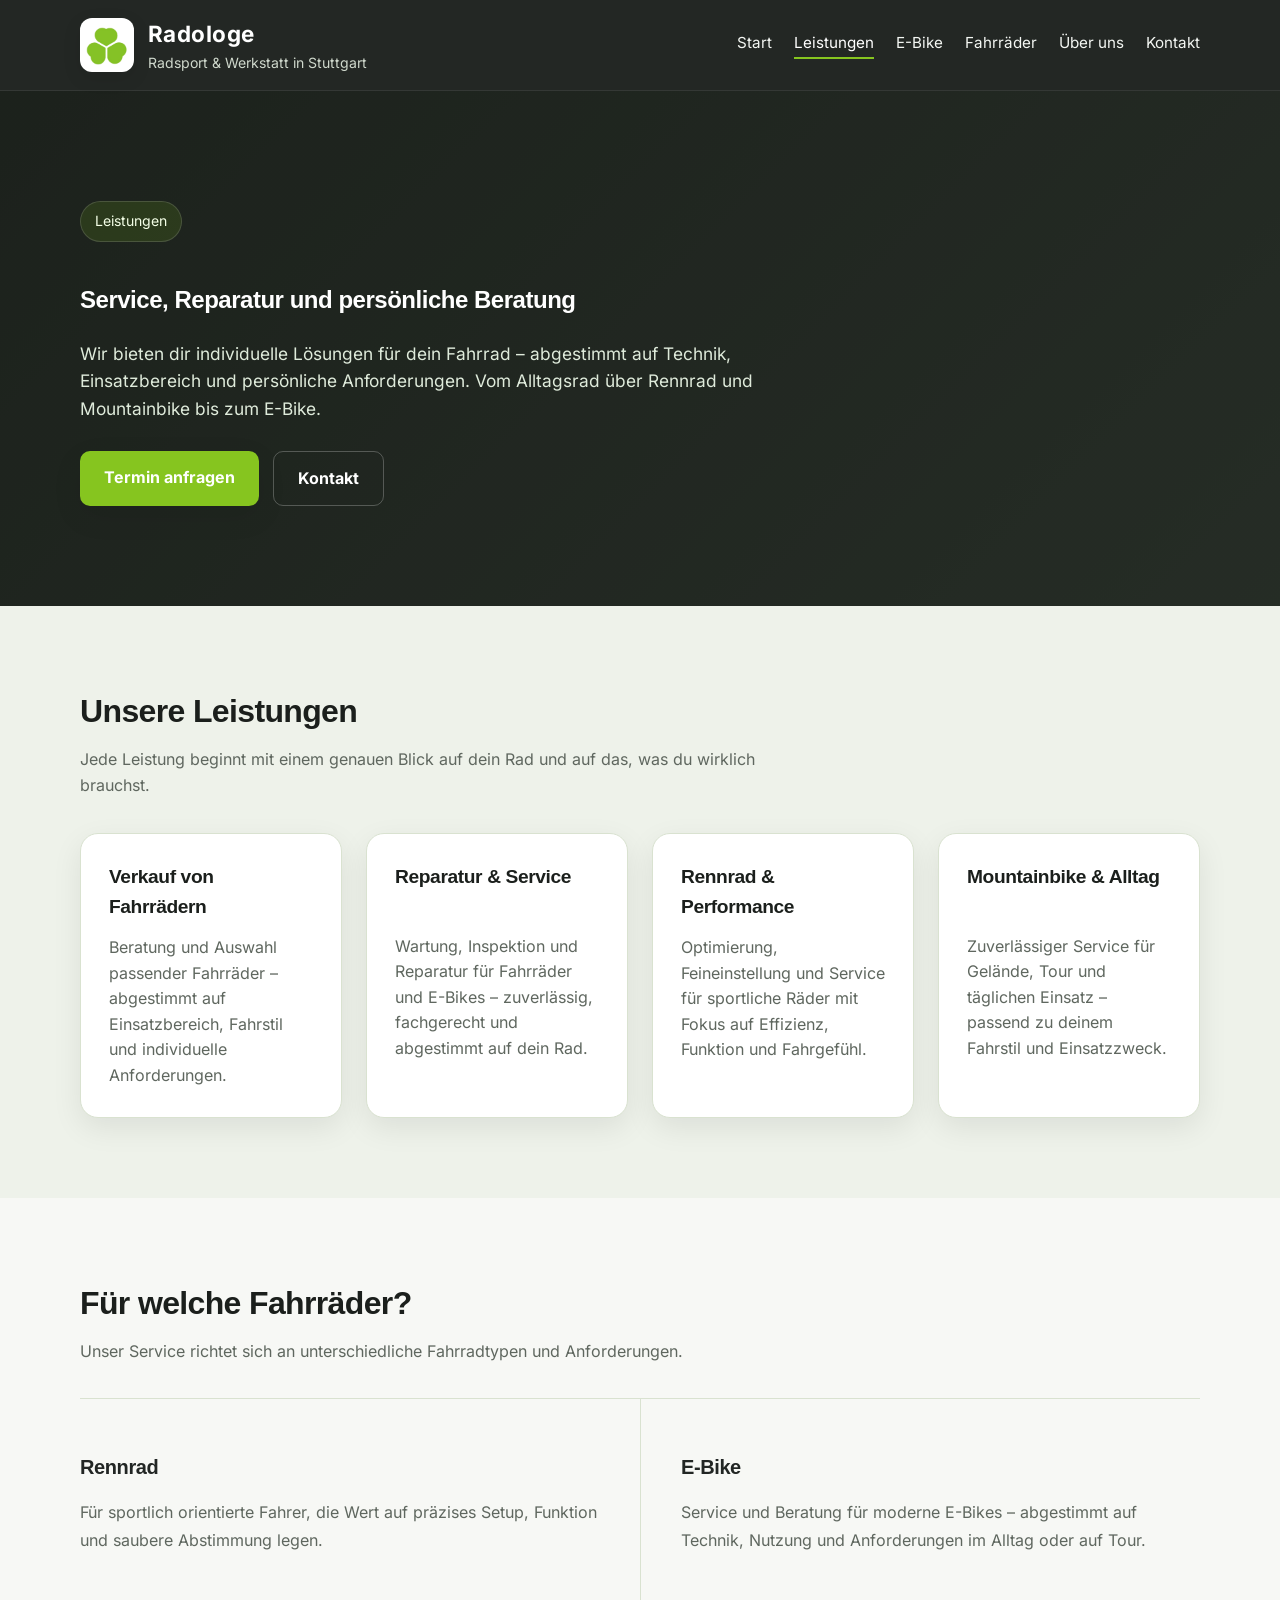
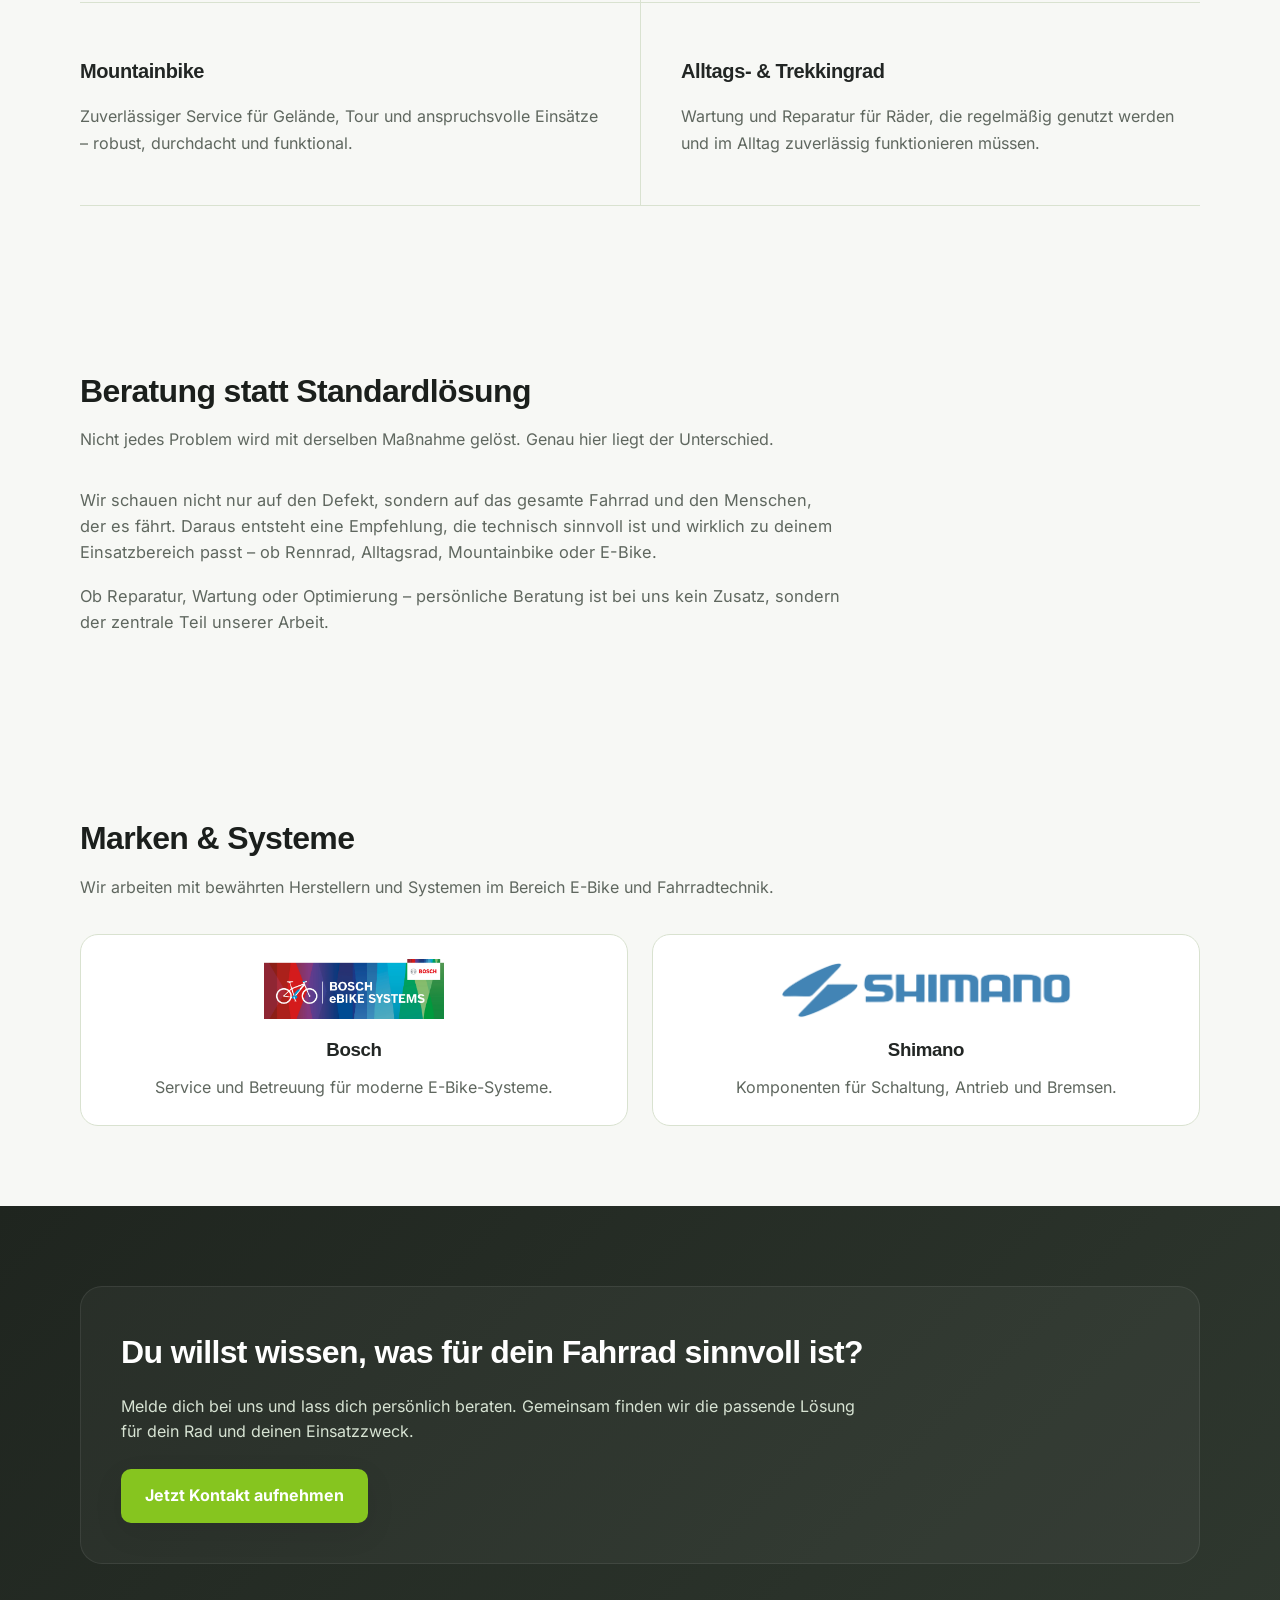
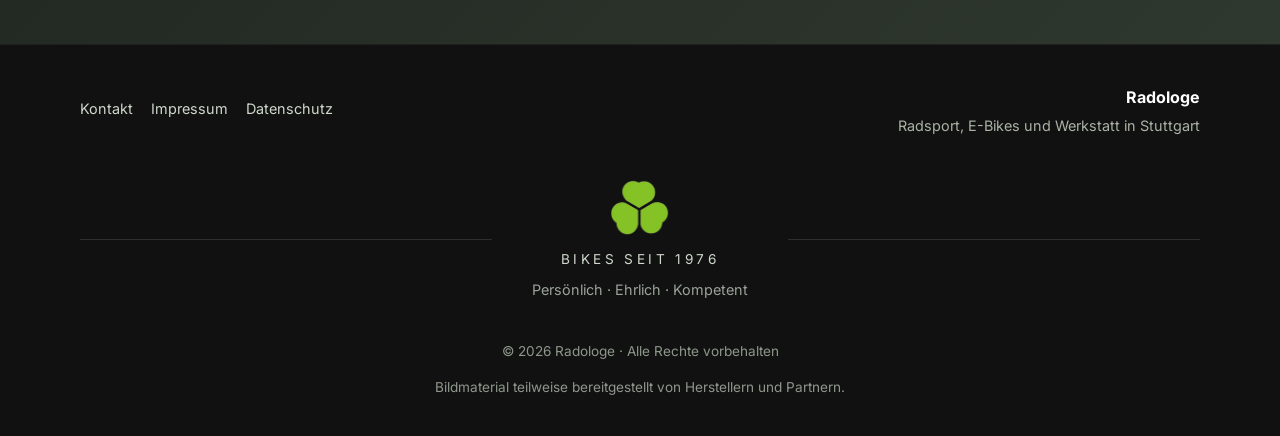
<file: leistungen/index.html>
<!DOCTYPE html>
<html lang="de">
<head>
    <meta charset="UTF-8">
    <meta name="viewport" content="width=device-width, initial-scale=1.0">
    <title>Leistungen – Radologe</title>
    <link rel="icon" href="../assets/images/favicon.ico">
    <link rel="icon" type="image/png" sizes="32x32" href="../assets/images/favicon-32x32.png">
    <link rel="icon" type="image/png" sizes="16x16" href="../assets/images/favicon-16x16.png">
    <link rel="apple-touch-icon" href="../assets/images/apple-icon-180x180.png">
    <meta name="description" content="Leistungen von Radologe in Stuttgart: Verkauf, Reparatur, Wartung, Service und individuelle Beratung für Rennrad, Mountainbike, Alltagsrad und E-Bike.">
    <link rel="stylesheet" href="../assets/css/style.css">
   </head>
<body>

<header>
    <div class="container">
        <div class="brand">
            <img src="../assets/images/logo.png" alt="Radologe Logo" class="brand-logo">
            <div>
                <p class="brand-title">Radologe</p>
                <p class="brand-subtitle">Radsport & Werkstatt in Stuttgart</p>
            </div>
        </div>

        <nav>
            <a href="../">Start</a>
            <a href="./" class="active">Leistungen</a>
            <a href="../ebike/index.html">E-Bike</a>
            <a href="../fahrraeder/index.html">Fahrräder</a>
            <a href="../ueber-uns/index.html">Über uns</a>
            <a href="../kontakt/">Kontakt</a>
        </nav>
    </div>
</header>

<main>
    <section class="hero hero-subpage">
        <div class="container">
            <div class="hero-content">
                <span class="hero-kicker">Leistungen</span>
                <h1>Service, Reparatur und persönliche Beratung</h1>
                <p>
                    Wir bieten dir individuelle Lösungen für dein Fahrrad – abgestimmt auf
                    Technik, Einsatzbereich und persönliche Anforderungen. Vom Alltagsrad über
                    Rennrad und Mountainbike bis zum E-Bike.
                </p>
                <div class="hero-actions">
                    <a href="../kontakt/" class="btn btn-primary">Termin anfragen</a>
                    <a href="../kontakt/" class="btn btn-secondary">Kontakt</a>
                </div>
            </div>
        </div>
    </section>

    <section class="services">
        <div class="container">
            <div class="section-header">
                <h2>Unsere Leistungen</h2>
                <p>
                    Jede Leistung beginnt mit einem genauen Blick auf dein Rad und auf das,
                    was du wirklich brauchst.
                </p>
            </div>

            <div class="service-grid">
                <article class="service-box">
                    <h3>Verkauf von Fahrrädern</h3>
                    <p>
                        Beratung und Auswahl passender Fahrräder – abgestimmt auf
                        Einsatzbereich, Fahrstil und individuelle Anforderungen.
                    </p>
                </article>

                <article class="service-box">
                    <h3>Reparatur & Service</h3>
                    <p>
                        Wartung, Inspektion und Reparatur für Fahrräder und E-Bikes –
                        zuverlässig, fachgerecht und abgestimmt auf dein Rad.
                    </p>
                </article>

                <article class="service-box">
                    <h3>Rennrad & Performance</h3>
                    <p>
                        Optimierung, Feineinstellung und Service für sportliche Räder mit
                        Fokus auf Effizienz, Funktion und Fahrgefühl.
                    </p>
                </article>

                <article class="service-box">
                    <h3>Mountainbike & Alltag</h3>
                    <p>
                        Zuverlässiger Service für Gelände, Tour und täglichen Einsatz –
                        passend zu deinem Fahrstil und Einsatzzweck.
                    </p>
                </article>
            </div>
        </div>
    </section>

    <section class="about-preview">
        <div class="container">

            <div class="section-header">
                <h2>Für welche Fahrräder?</h2>
                <p>
                    Unser Service richtet sich an unterschiedliche Fahrradtypen und Anforderungen.
                </p>
            </div>

            <div class="bike-list">

                <div class="bike-item">
                    <h3>Rennrad</h3>
                    <p>
                        Für sportlich orientierte Fahrer, die Wert auf präzises Setup,
                        Funktion und saubere Abstimmung legen.
                    </p>
                </div>

                <div class="bike-item">
                    <h3>E-Bike</h3>
                    <p>
                        Service und Beratung für moderne E-Bikes – abgestimmt auf
                        Technik, Nutzung und Anforderungen im Alltag oder auf Tour.
                    </p>
                </div>

                <div class="bike-item">
                    <h3>Mountainbike</h3>
                    <p>
                        Zuverlässiger Service für Gelände, Tour und anspruchsvolle
                        Einsätze – robust, durchdacht und funktional.
                    </p>
                </div>

                <div class="bike-item">
                    <h3>Alltags- & Trekkingrad</h3>
                    <p>
                        Wartung und Reparatur für Räder, die regelmäßig genutzt werden
                        und im Alltag zuverlässig funktionieren müssen.
                    </p>
                </div>

            </div>

        </div>
    </section>

    <section class="why-us">
        <div class="container">
            <div class="section-header">
                <h2>Beratung statt Standardlösung</h2>
                <p>
                    Nicht jedes Problem wird mit derselben Maßnahme gelöst. Genau hier liegt der Unterschied.
                </p>
            </div>

            <p class="content-text">
                Wir schauen nicht nur auf den Defekt, sondern auf das gesamte Fahrrad und
                den Menschen, der es fährt. Daraus entsteht eine Empfehlung, die technisch
                sinnvoll ist und wirklich zu deinem Einsatzbereich passt – ob Rennrad,
                Alltagsrad, Mountainbike oder E-Bike.
            </p>

            <p class="content-text">
                Ob Reparatur, Wartung oder Optimierung – persönliche Beratung ist bei uns kein
                Zusatz, sondern der zentrale Teil unserer Arbeit.
            </p>
        </div>
    </section>

    <section class="brands">
        <div class="container">
            <div class="section-header">
                <h2>Marken & Systeme</h2>
                <p>
                    Wir arbeiten mit bewährten Herstellern und Systemen im Bereich
                    E-Bike und Fahrradtechnik.
                </p>
            </div>

            <div class="brand-grid">
                <div class="brand-item">
                    <img src="../assets/images/bosch.png" alt="Bosch E-Bike">
                    <h3>Bosch</h3>
                    <p>Service und Betreuung für moderne E-Bike-Systeme.</p>
                </div>

                <div class="brand-item">
                    <img src="../assets/images/shimano.png" alt="Shimano">
                    <h3>Shimano</h3>
                    <p>Komponenten für Schaltung, Antrieb und Bremsen.</p>
                </div>
            </div>
        </div>
    </section>

    <section class="cta">
        <div class="container">
            <div class="cta-box">
                <h2>Du willst wissen, was für dein Fahrrad sinnvoll ist?</h2>
                <p>
                    Melde dich bei uns und lass dich persönlich beraten. Gemeinsam finden wir
                    die passende Lösung für dein Rad und deinen Einsatzzweck.
                </p>
                <a href="../kontakt/" class="btn btn-primary">Jetzt Kontakt aufnehmen</a>
            </div>
        </div>
    </section>
</main>

<footer class="footer">
    <div class="container">

        <!-- TOP: Navigation + Branding -->
        <div class="footer-top">
            <nav class="footer-nav">
                <a href="../kontakt/index.html">Kontakt</a>
                <a href="../impressum/index.html">Impressum</a>
                <a href="../datenschutz/index.html">Datenschutz</a>
            </nav>

            <div class="footer-brand">
                <p class="footer-title">Radologe</p>
                <p class="footer-tagline">
                    Radsport, E-Bikes und Werkstatt in Stuttgart
                </p>
            </div>
        </div>

        <!-- MITTE: Logo + Slogan -->
        <div class="footer-center">
            <div class="footer-divider"></div>

            <div class="footer-logo-block">
                <img src="../assets/images/logo.png" alt="Radologe Logo" class="footer-logo">

                <p class="footer-slogan-title">BIKES SEIT 1976</p>
                <p class="footer-slogan-sub">
                    Persönlich · Ehrlich · Kompetent
                </p>
            </div>

            <div class="footer-divider"></div>
        </div>

        <!-- BOTTOM -->
        <div class="footer-bottom">
            <p>© 2026 Radologe · Alle Rechte vorbehalten</p>
            <p class="footer-note">
                Bildmaterial teilweise bereitgestellt von Herstellern und Partnern.
            </p>
        </div>

    </div>

    <!-- SCROLL TO TOP BUTTON -->
    <button id="scroll-top-btn" class="scroll-top-btn" aria-label="Nach oben scrollen">
        ↑
    </button>
</footer>

<script src="../assets/js/main.js" defer></script>
</body>
</html>
</file>
<file: assets/css/style.css>
@font-face {
    font-family: 'Inter';
    src: url('../fonts/inter-v20-latin-regular.woff2') format('woff2');
    font-weight: 400;
    font-style: normal;
    font-display: swap;
}

@font-face {
    font-family: 'Inter';
    src: url('../fonts/inter-v20-latin-italic.woff2') format('woff2');
    font-weight: 400;
    font-style: italic;
    font-display: swap;
}

@font-face {
    font-family: 'Inter';
    src: url('../fonts/inter-v20-latin-700.woff2') format('woff2');
    font-weight: 700;
    font-style: normal;
    font-display: swap;
}

/* Global setzen */
body {
    font-family: 'Inter', Arial, sans-serif;
}
:root {
    --accent: #86c51f;
    --accent-hover: #6eaa18;
    --accent-soft: #eef7dd;
    --dark: #1b1f1c;
    --dark-2: #2a2f2b;
    --text: #222624;
    --muted: #5f675f;
    --bg: #f7f8f5;
    --surface: #ffffff;
    --surface-alt: #eef2ea;
    --border: #d9e2d0;
    --shadow: 0 10px 30px rgba(0, 0, 0, 0.08);
    --radius: 18px;
}

* {
    box-sizing: border-box;
}

html {
    scroll-behavior: smooth;
}

body {
    margin: 0;
    font-family: 'Inter', Arial, sans-serif;
    background: var(--bg);
    color: var(--text);
    line-height: 1.6;
}

h1, h2, h3 {
    font-family: 'Poppins', sans-serif;
    font-weight: 600;
    letter-spacing: -0.02em;
}

img {
    max-width: 100%;
    display: block;
}

a {
    color: inherit;
    text-decoration: none;
}

.container {
    width: min(1120px, 92%);
    margin: 0 auto;
}

/* HEADER */
header {
    position: sticky;
    top: 0;
    z-index: 1000;
    background: rgba(27, 31, 28, 0.96);
    border-bottom: 1px solid rgba(255, 255, 255, 0.08);
    backdrop-filter: blur(8px);
}

header .container {
    display: flex;
    justify-content: space-between;
    align-items: center;
    min-height: 90px;
    gap: 24px;
}

.brand {
    display: flex;
    align-items: center;
    gap: 14px;
}

.brand-logo {
    width: 54px;
    height: 54px;
    object-fit: contain;
    background: white;
    border-radius: 12px;
    padding: 6px;
    box-shadow: 0 6px 18px rgba(0, 0, 0, 0.12);
}

.brand-title {
    color: #ffffff;
    font-size: 1.4rem;
    font-weight: 700;
    letter-spacing: 0.02em;
    margin: 0;
}

.brand-subtitle {
    color: #cfd8cc;
    font-size: 0.88rem;
    margin: 0;
}

nav {
    display: flex;
    gap: 22px;
    flex-wrap: wrap;
}

nav a {
    color: #f4f7f3;
    font-size: 0.95rem;
    font-weight: 500;
    position: relative;
    padding-bottom: 4px;
    transition: color 0.2s ease;
}
nav a.active {
    color: #ffffff;
}

nav a.active::after {
    width: 100%;
}

nav a:hover {
    color: #ffffff;
}

nav a::after {
    content: "";
    position: absolute;
    left: 0;
    bottom: 0;
    width: 0;
    height: 2px;
    background: var(--accent);
    transition: width 0.25s ease;
}

nav a:hover::after {
    width: 100%;
}

/* HERO */
.hero {
    background:
            linear-gradient(rgba(20, 24, 20, 0.65), rgba(20, 24, 20, 0.65)),
            linear-gradient(135deg, #2b332b 0%, #465246 100%);
    color: #ffffff;
    padding: 110px 0 100px;
}

.hero-content {
    max-width: 760px;
}

.hero-kicker {
    display: inline-block;
    background: rgba(134, 197, 31, 0.14);
    border: 1px solid rgba(255, 255, 255, 0.14);
    color: #f4ffe7;
    padding: 8px 14px;
    border-radius: 999px;
    font-size: 0.88rem;
    margin-bottom: 20px;
}

.hero h2 {
    font-size: clamp(2.3rem, 5vw, 4.2rem);
    line-height: 1.05;
    margin: 0 0 18px;
}

.hero p {
    max-width: 700px;
    font-size: 1.08rem;
    color: #dfebdb;
    margin: 0 0 28px;
}

.hero-actions {
    display: flex;
    gap: 14px;
    flex-wrap: wrap;
}

/* BUTTONS */
.btn {
    display: inline-block;
    padding: 14px 24px;
    border-radius: 10px;
    font-weight: 700;
    transition: 0.25s ease;
}

.btn-primary {
    background: var(--accent);
    color: #ffffff;
    box-shadow: var(--shadow);
}

.btn-primary:hover {
    background: var(--accent-hover);
    transform: translateY(-2px);
}

.btn-secondary {
    background: transparent;
    color: #ffffff;
    border: 1px solid rgba(255, 255, 255, 0.24);
}

.btn-secondary:hover {
    background: rgba(255, 255, 255, 0.08);
}

/* GENERAL SECTIONS */
section {
    padding: 80px 0;
}

.section-header {
    max-width: 720px;
    margin-bottom: 34px;
}

.section-header h2 {
    font-size: 2rem;
    margin: 0 0 10px;
    color: var(--dark);
}

.section-header p {
    margin: 0;
    color: var(--muted);
}

/* INFO BAND */
.info-band {
    background: var(--dark);
    color: #ffffff;
    padding: 26px 0;
}

.info-band-grid {
    display: grid;
    grid-template-columns: repeat(3, 1fr);
    gap: 18px;
}

.info-item {
    padding: 10px 0;
}

.info-item strong {
    display: block;
    font-size: 0.95rem;
    color: #d7e3d3;
    margin-bottom: 6px;
}

.info-item span {
    color: #ffffff;
    font-size: 1rem;
}

/* SERVICES */
.services {
    background: var(--surface-alt);
}

.service-grid {
    display: grid;
    grid-template-columns: repeat(auto-fit, minmax(250px, 1fr));
    gap: 24px;
}

.service-box {
    background: var(--surface);
    border: 1px solid var(--border);
    border-radius: var(--radius);
    padding: 28px;
    box-shadow: var(--shadow);
    transition: transform 0.25s ease, box-shadow 0.25s ease, border-color 0.25s ease;
    display: flex;
    flex-direction: column;
    justify-content: flex-start;
}

.service-box:hover {
    transform: translateY(-6px);
    box-shadow: 0 18px 40px rgba(0, 0, 0, 0.12);
    border-color: #bfd79e;
}

.service-box h3 {
    margin-top: 0;
    margin-bottom: 12px;
    font-size: 1.2rem;
    color: var(--dark);
    min-height: 60px;
    display: flex;
    align-items: flex-start;
}

.service-box p {
    margin: 0;
    color: var(--muted);
}

/* CTA */
.cta {
    background: linear-gradient(135deg, #1f251f 0%, #2f382f 100%);
    color: #ffffff;
}

.cta-box {
    background: rgba(255, 255, 255, 0.04);
    border: 1px solid rgba(255, 255, 255, 0.08);
    border-radius: 22px;
    padding: 40px;
}

.cta h2 {
    margin-top: 0;
    margin-bottom: 14px;
    font-size: 2rem;
}

.cta p {
    color: #d7e3d3;
    max-width: 740px;
    margin-bottom: 24px;
}

/* FOOTER */
.footer {
    background: #111;
    color: #d2d8cf;
    padding: 40px 0 24px;
    border-top: 1px solid rgba(255, 255, 255, 0.06);
}

.footer-top {
    display: flex;
    justify-content: space-between;
    align-items: center;
    gap: 24px;
    flex-wrap: wrap;
    margin-bottom: 24px;
}

.footer-nav {
    display: flex;
    gap: 18px;
    flex-wrap: wrap;
}

.footer-nav a {
    font-size: 0.9rem;
    color: #cfd8cc;
    transition: color 0.2s ease;
}

.footer-nav a:hover {
    color: var(--accent);
}

.footer-brand {
    text-align: right;
}

.footer-title {
    font-weight: 600;
    margin: 0;
    color: #ffffff;
}

.footer-tagline {
    font-size: 0.9rem;
    color: #aab3a6;
    margin: 4px 0 0;
}

.footer-bottom {
    text-align: center;
    font-size: 0.85rem;
    color: #8e978c;
}

.footer-center {
    display: flex;
    align-items: center;
    justify-content: center;
    gap: 40px;
    margin: 40px 0;
}

.footer-divider {
    flex: 1;
    height: 1px;
    background: rgba(255, 255, 255, 0.12);
}

.footer-logo-block {
    text-align: center;
    max-width: 320px;
}

.footer-logo {
    width: 60px;
    height: auto;
    margin: 0 auto 14px;
}

.footer-slogan-title {
    font-size: 0.85rem;
    letter-spacing: 0.25em;
    text-transform: uppercase;
    color: #cfd8cc;
    margin: 0 0 8px;
}

.footer-slogan-sub {
    font-size: 0.9rem;
    color: #9aa39a;
    margin: 0;
}

/* Responsive */
@media (max-width: 600px) {
    .footer-center {
        flex-direction: column;
        gap: 20px;
    }

    .footer-divider {
        width: 60%;
    }
}

@media (max-width: 600px) {
    .footer-top {
        flex-direction: column;
        align-items: flex-start;
    }

    .footer-brand {
        text-align: left;
    }
}

/* RESPONSIVE */
@media (max-width: 900px) {
    header .container {
        flex-direction: column;
        align-items: flex-start;
        padding: 16px 0;
    }

    nav {
        gap: 14px;
    }

    .info-band-grid,
    .service-grid {
        grid-template-columns: 1fr;
    }

    .hero {
        padding: 90px 0 80px;
    }

    .cta-box {
        padding: 28px;
    }
}

@media (max-width: 600px) {
    .brand {
        align-items: flex-start;
    }

    .brand-logo {
        width: 48px;
        height: 48px;
    }

    .hero h2 {
        font-size: 2.2rem;
    }

    .hero p {
        font-size: 1rem;
    }

    .hero-actions {
        flex-direction: column;
    }

    .btn {
        width: 100%;
        text-align: center;
    }
}
.hero-subpage {
    padding: 110px 0 100px;
}

.content-text {
    max-width: 760px;
    color: var(--muted);
    margin: 0 0 18px;
    font-size: 1.02rem;
}

.brands {
    padding: 80px 0;
}

.brand-grid {
    display: grid;
    grid-template-columns: repeat(2, 1fr);
    gap: 24px;
}

.brand-item {
    background: var(--surface);
    border: 1px solid var(--border);
    border-radius: var(--radius);
    padding: 24px;
    text-align: center;
}

.brand-item img {
    height: 60px;          /* 🔥 einheitliche Größe */
    width: auto;
    object-fit: contain;
    margin: 0 auto 16px;
    display: block;
}

.brand-item h3 {
    margin: 10px 0;
}

.brand-item p {
    color: var(--muted);
    margin: 0;
}

.map-box {
    text-align: center;
}

.team {
    padding: 80px 0;
}

.team-grid {
    display: grid;
    grid-template-columns: repeat(3, 1fr);
    gap: 24px;
}

.team-member {
    background: var(--surface);
    border: 1px solid var(--border);
    border-radius: var(--radius);
    padding: 28px;
    text-align: center;
    box-shadow: var(--shadow);

    display: flex;
    flex-direction: column;
    align-items: center;
}

.team-member img {
    width: 220px;
    height: 260px;
    object-fit: cover;
    object-position: top;
    border-radius: 16px;
    display: block;
    margin: 0 auto 16px;
    box-shadow: 0 10px 30px rgba(0, 0, 0, 0.1);
}

.team-member h3 {
    margin: 10px 0 4px;
}

.team-role {
    font-size: 0.9rem;
    color: var(--accent);
    margin-bottom: 12px;
}

.team-member p {
    text-align: center;
    max-width: 320px;
}

.press {
    padding: 80px 0 100px;
}

.press-card {
    display: grid;
    grid-template-columns: 500px 1fr;
    gap: 40px;

    background: var(--surface);
    border: 1px solid var(--border);
    border-radius: var(--radius);
    padding: 40px;
    box-shadow: var(--shadow);

    width: 100%;
    align-items: start;
}

.press-image {
    width: 100%;
}

.press-image img {
    width: 100%;
    height: auto;
    display: block;
    border-radius: 12px;
}

.press-content {
    padding-top: 10px;
    padding-bottom: 10px;
}

.press-content h3 {
    margin-top: 0;
    margin-bottom: 12px;
}

.press-source {
    font-size: 0.9rem;
    color: var(--accent);
    margin-bottom: 12px;
}

.press-image a img {
    transition: transform 0.3s ease;
}

.press-image a:hover img {
    transform: scale(1.03);
}
@media (max-width: 900px) {
    .team-grid {
        grid-template-columns: repeat(2, 1fr);
    }
}

@media (max-width: 768px) {

    .team-grid {
        grid-template-columns: 1fr;
    }

    .press-card {
        grid-template-columns: 1fr;
        padding: 24px;
        gap: 24px;
    }

    .press-image img {
        height: auto;
    }

    .press-content {
        padding: 0;
    }

}

.brand-models {
    padding: 80px 0;
    background: var(--surface-alt);
}

.bike-grid {
    display: grid;
    grid-template-columns: repeat(3, 1fr);
    gap: 24px;
}

.bike-card {
    background: var(--surface);
    border: 1px solid var(--border);
    border-radius: var(--radius);
    overflow: hidden;
    box-shadow: var(--shadow);
    display: flex;
    flex-direction: column;
    height: 100%;
    transition: transform 0.25s ease, box-shadow 0.25s ease;
}

.bike-card:hover {
    transform: translateY(-6px);
    box-shadow: 0 18px 40px rgba(0, 0, 0, 0.12);
}

.bike-image {
    aspect-ratio: 4 / 3;
    background: #f3f5ef;
    display: flex;
    align-items: center;
    justify-content: center;
    padding: 24px;
}

.bike-image img {
    max-width: 100%;
    max-height: 100%;
    object-fit: contain;
}

.bike-content {
    padding: 24px;
    display: flex;
    flex-direction: column;
    height: 100%;
}

.bike-brand {
    font-size: 0.85rem;
    font-weight: 600;
    color: var(--accent);
    margin: 0 0 10px;
    text-transform: uppercase;
    letter-spacing: 0.06em;
}

.bike-content h3 {
    margin: 0 0 12px;
    font-size: 1.35rem;
}

.bike-content p {
    color: var(--muted);
    margin: 0 0 20px;
}

.bike-actions {
    margin-top: auto;
    display: flex;
    flex-direction: column;
    gap: 12px;
}

@media (max-width: 1000px) {
    .bike-grid {
        grid-template-columns: repeat(2, 1fr);
    }
}

@media (max-width: 640px) {
    .bike-grid {
        grid-template-columns: 1fr;
    }
}
.btn-outline {
    display: inline-block;
    padding: 10px 16px;
    border: 1px solid var(--border);
    border-radius: var(--radius);
    text-decoration: none;
    font-size: 0.9rem;
    color: var(--text);
    background: transparent;
    transition: all 0.2s ease;
}

.btn-outline:hover {
    background: var(--surface-hover);
    border-color: var(--accent);
    color: var(--accent);
}

.section-header .btn {
    margin-top: 24px;
}

/* =========================
   Impressum / Rechtliches
========================= */

.page-hero {
    padding: 90px 0 50px;
    background: #f7f7f7;
    border-bottom: 1px solid #e5e5e5;
}

.eyebrow {
    margin: 0 0 12px;
    font-size: 0.9rem;
    font-weight: 700;
    text-transform: uppercase;
    letter-spacing: 0.08em;
    color: #777;
}

.page-hero h1 {
    margin: 0 0 16px;
    font-size: clamp(2.2rem, 5vw, 4rem);
    line-height: 1.1;
}

.page-intro {
    max-width: 700px;
    margin: 0;
    font-size: 1.05rem;
    line-height: 1.7;
    color: #555;
}

.legal-page {
    padding: 60px 0 100px;
}

.legal-layout {
    max-width: 900px;
}

.legal-card {
    background: #ffffff;
    border: 1px solid #e8e8e8;
    border-radius: 20px;
    padding: 40px;
    box-shadow: 0 10px 30px rgba(0, 0, 0, 0.04);
}

.legal-section + .legal-section {
    margin-top: 40px;
    padding-top: 40px;
    border-top: 1px solid #ececec;
}

.legal-section h2 {
    margin: 0 0 16px;
    font-size: 1.35rem;
    line-height: 1.3;
}

.legal-section p {
    margin: 0 0 16px;
    font-size: 1rem;
    line-height: 1.8;
    color: #333;
}

.legal-section a {
    color: inherit;
    text-decoration: underline;
    text-underline-offset: 3px;
}

.legal-section a:hover {
    opacity: 0.7;
}

@media (max-width: 768px) {
    .page-hero {
        padding: 70px 0 40px;
    }

    .legal-page {
        padding: 40px 0 70px;
    }

    .legal-card {
        padding: 24px;
        border-radius: 16px;
    }

    .legal-section + .legal-section {
        margin-top: 28px;
        padding-top: 28px;
    }

    .legal-section h2 {
        font-size: 1.2rem;
    }

    .legal-section p {
        font-size: 0.98rem;
        line-height: 1.7;
    }
}
.service-list {
    display: grid;
    grid-template-columns: 1fr 1fr;
    gap: 0;
    border-top: 1px solid var(--border);
}

.service-item {
    padding: 28px 0;
    border-bottom: 1px solid var(--border);
}

.service-item:nth-child(odd) {
    padding-right: 40px;
}

.service-item:nth-child(even) {
    padding-left: 40px;
    border-left: 1px solid var(--border);
}

.service-item h3 {
    margin-bottom: 10px;
    font-size: 1.25rem;
}

.service-item p {
    color: var(--muted);
    line-height: 1.7;
}

@media (max-width: 768px) {
    .service-list {
        grid-template-columns: 1fr;
    }

    .service-item,
    .service-item:nth-child(odd),
    .service-item:nth-child(even) {
        padding: 24px 0;
        border-left: none;
    }
}

.fade-in {
    opacity: 0;
    transform: translateY(24px);
    transition: opacity 0.55s ease, transform 0.55s ease;
}

.fade-in.visible {
    opacity: 1;
    transform: translateY(0);
}



.bike-list {
    display: grid;
    grid-template-columns: 1fr 1fr;
    border-top: 1px solid var(--border);
}

.bike-item {
    padding: 32px 0;
    border-bottom: 1px solid var(--border);
}

.bike-item:nth-child(odd) {
    padding-right: 40px;
}

.bike-item:nth-child(even) {
    padding-left: 40px;
    border-left: 1px solid var(--border);
}

.bike-item h3 {
    margin-bottom: 10px;
    font-size: 1.25rem;
}

.bike-item p {
    color: var(--muted);
    line-height: 1.7;
}

/* Mobile */
@media (max-width: 768px) {
    .bike-list {
        grid-template-columns: 1fr;
    }

    .bike-item,
    .bike-item:nth-child(odd),
    .bike-item:nth-child(even) {
        padding: 24px 0;
        border-left: none;
    }
}

.target-layout {
    display: flex;
    flex-direction: column;
    gap: 50px;
}

.target-intro {
    max-width: 700px;
}

.target-intro h2 {
    margin: 10px 0 18px;
    max-width: 620px;
}

.target-intro p {
    color: var(--muted);
    line-height: 1.7;
    max-width: 620px;
}

.target-statements {
    border-top: 1px solid var(--border);
    max-width: 850px;
}

.target-statement {
    display: block;
    padding: 32px 0;
    border-bottom: 1px solid var(--border);
}

.target-statement h3 {
    margin-bottom: 8px;
    font-size: 1.3rem;
}

.target-statement p {
    color: var(--muted);
    line-height: 1.7;
    max-width: 620px;
}

@media (max-width: 768px) {
    .target-layout {
        gap: 36px;
    }

    .target-statement {
        padding: 28px 0;
    }
}

@media (max-width: 768px) {
    section {
        padding: 52px 0;
    }

    .hero {
        padding: 72px 0 64px;
    }

    .info-band {
        padding: 20px 0;
    }

    .section-header {
        margin-bottom: 26px;
    }

    .brands,
    .team,
    .press,
    .brand-models {
        padding: 52px 0;
    }

    .target-layout {
        gap: 28px;
    }

    .target-statement {
        padding: 24px 0;
    }
}


    .cookie-banner {
        position: fixed !important;
        left: 50% !important;
        bottom: 20px !important;
        transform: translateX(-50%) !important;

        width: min(920px, 92%);
        background: var(--dark);
        color: #ffffff;
        padding: 18px 22px;
        border-radius: 14px;
        box-shadow: var(--shadow);

        display: flex;
        align-items: center;
        justify-content: space-between;
        gap: 18px;

        z-index: 999999 !important;
    }

    .cookie-banner.hidden {
        display: none !important;
    }

    .cookie-banner p {
        margin: 0;
        font-size: 0.9rem;
    }

    .cookie-banner a {
        color: var(--accent);
        text-decoration: underline;
    }

    @media (max-width: 768px) {
        .cookie-banner {
            flex-direction: column;
            align-items: flex-start;
            bottom: 14px !important;
        }

        .cookie-banner .btn {
            width: 100%;
        }
    }

.bike-brands {
    background: var(--surface-alt);
}

.brand-showcase-grid {
    display: grid;
    grid-template-columns: repeat(3, 1fr);
    gap: 24px;
}

.brand-showcase-card {
    background: var(--surface);
    border: 1px solid var(--border);
    border-radius: var(--radius);
    padding: 30px;
    box-shadow: var(--shadow);
    display: flex;
    flex-direction: column;
    min-height: 100%;
    transition: transform 0.25s ease, box-shadow 0.25s ease, border-color 0.25s ease;
}

.brand-showcase-card:hover {
    transform: translateY(-6px);
    box-shadow: 0 18px 40px rgba(0, 0, 0, 0.12);
    border-color: #bfd79e;
}

.brand-showcase-top {
    margin-bottom: 22px;
    padding-bottom: 18px;
    border-bottom: 1px solid var(--border);
}

.brand-name {
    display: block;
    font-family: 'Poppins', sans-serif;
    font-size: 1.7rem;
    font-weight: 700;
    letter-spacing: -0.03em;
    color: var(--dark);
}

.brand-showcase-card p {
    color: var(--muted);
    line-height: 1.7;
    margin: 0 0 24px;
}

.brand-showcase-card .btn {
    margin-top: auto;
}

.brand-note {
    margin: 28px 0 0;
    color: var(--muted);
    font-size: 0.95rem;
    max-width: 760px;
}

@media (max-width: 900px) {
    .brand-showcase-grid {
        grid-template-columns: 1fr;
    }

    .brand-showcase-card {
        padding: 26px;
    }
}

.brand-models-light {
    background: var(--bg);
}

.consulting {
    background: var(--surface-alt);
}

.consulting-layout {
    display: grid;
    grid-template-columns: 0.8fr 1.2fr;
    gap: 60px;
    align-items: center;
}

.consulting-image img {
    width: 100%;
    max-width: 420px;
    border-radius: var(--radius);
    box-shadow: var(--shadow);
    object-fit: cover;
}

.consulting-content .content-text {
    margin-bottom: 30px;
    color: var(--muted);
}

@media (max-width: 900px) {
    .consulting-layout {
        grid-template-columns: 1fr;
        gap: 40px;
    }
}

.service-link {
    display: block;
    color: inherit;
    text-decoration: none;
    cursor: pointer;
}

.opening-title {
    display: flex;
    align-items: center;
    gap: 8px;
}

.status-dot {
    width: 1.5em;
    height: 1.5em;
    border-radius: 50%;
    background: gray;
    display: inline-block;
}

.status-dot.open {
    background: #2ecc71;
}

.status-dot.closed {
    background: #e74c3c;
}

.opening-status {
    margin-top: 10px;
    font-weight: 600;
    color: var(--muted);
}

.opening-title {
    display: flex;
    align-items: center;
    gap: 6px;
}

.status-dot {
    width: 0.7em;
    height: 0.7em;
    border-radius: 50%;
    background: gray;
    display: inline-block;
}

.status-dot.open {
    background: #2ecc71;
}

.status-dot.closed {
    background: #e74c3c;
}

.opening-status-small {
    display: block;
    font-size: 0.9rem;
    margin-top: 4px;
    color: #d7e3d3;
}

.scroll-top-btn {
    position: fixed;
    right: 22px;
    bottom: 22px;
    width: 46px;
    height: 46px;
    border: none;
    border-radius: 50%;
    background: var(--accent);
    color: #ffffff;
    font-size: 1.4rem;
    font-weight: 700;
    cursor: pointer;
    box-shadow: var(--shadow);
    z-index: 9998;

    opacity: 0;
    visibility: hidden;
    transform: translateY(12px);
    transition: opacity 0.25s ease, transform 0.25s ease, visibility 0.25s ease, background 0.25s ease;
}

.scroll-top-btn.visible {
    opacity: 1;
    visibility: visible;
    transform: translateY(0);
}

.scroll-top-btn:hover {
    background: var(--accent-hover);
    transform: translateY(-3px);
}

@media (max-width: 768px) {
    .scroll-top-btn {
        right: 16px;
        bottom: 16px;
        width: 44px;
        height: 44px;
        font-size: 1.25rem;
    }
}
</file>
